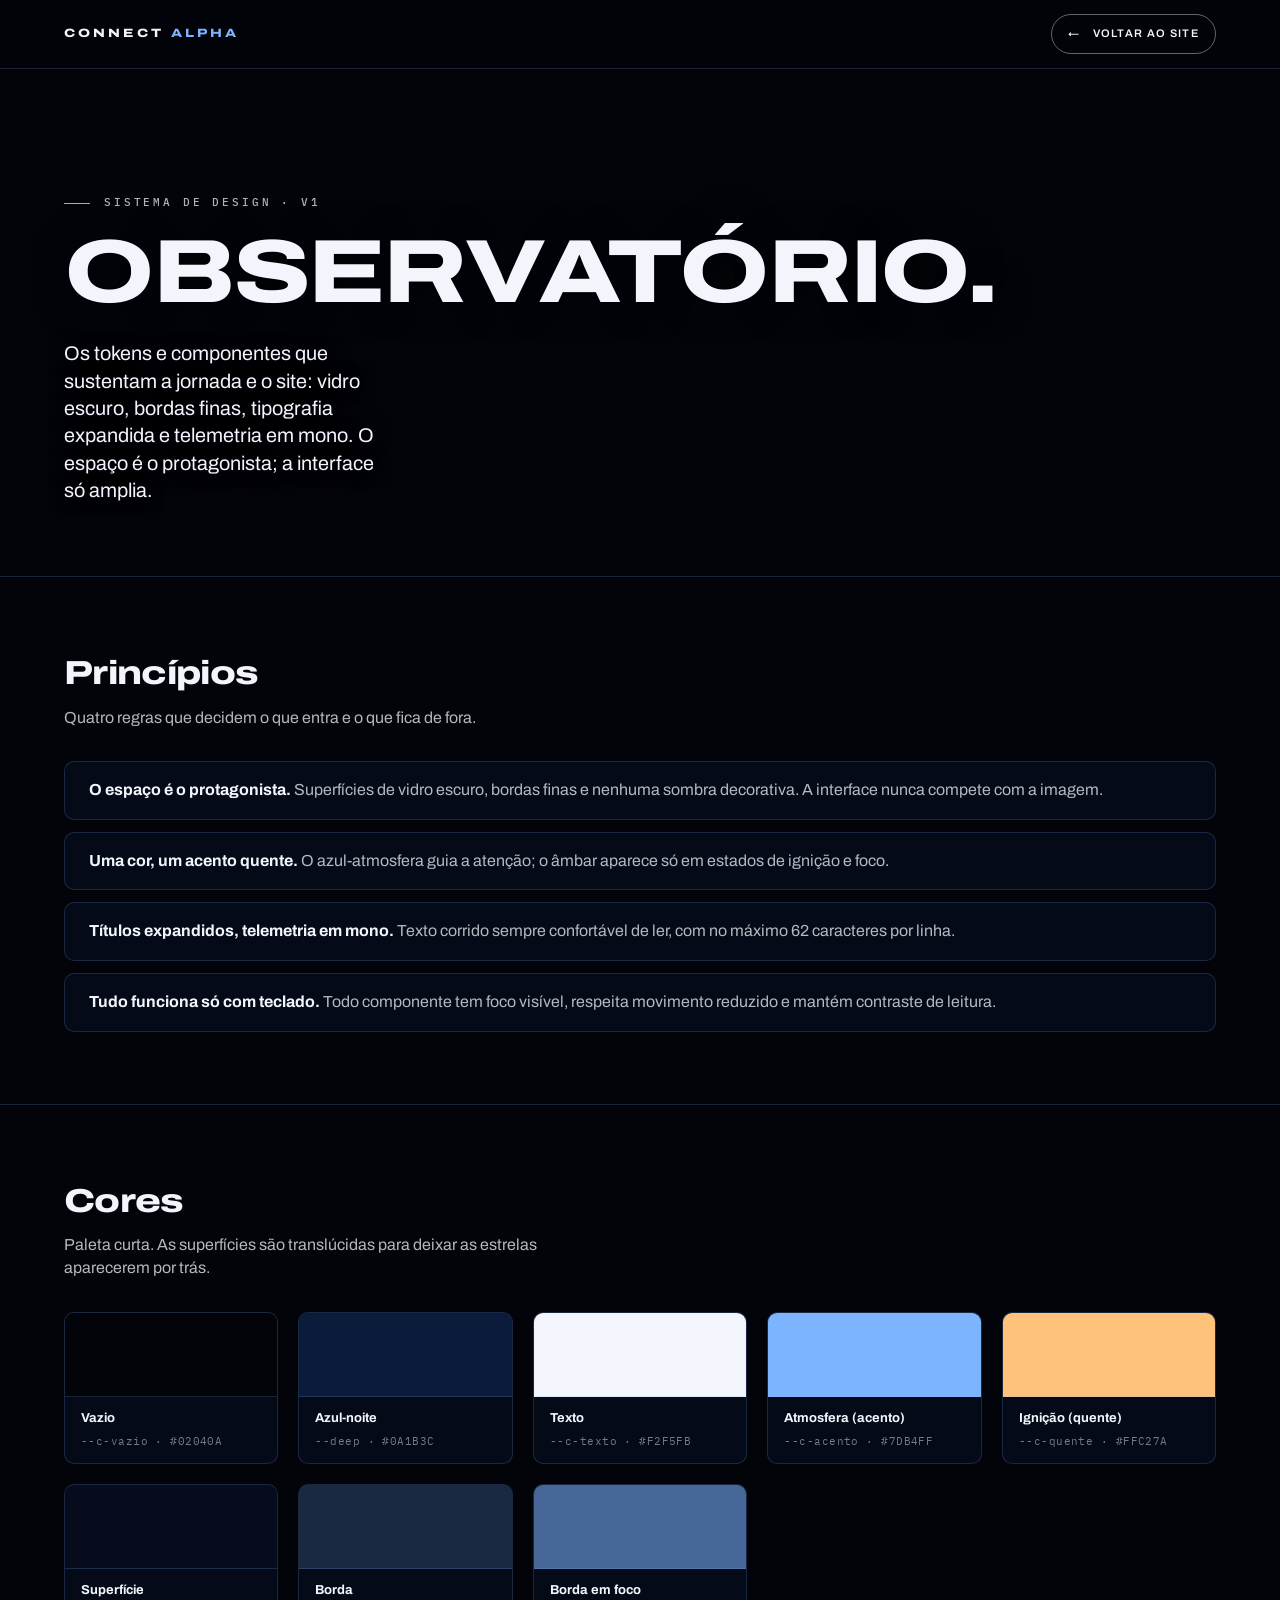
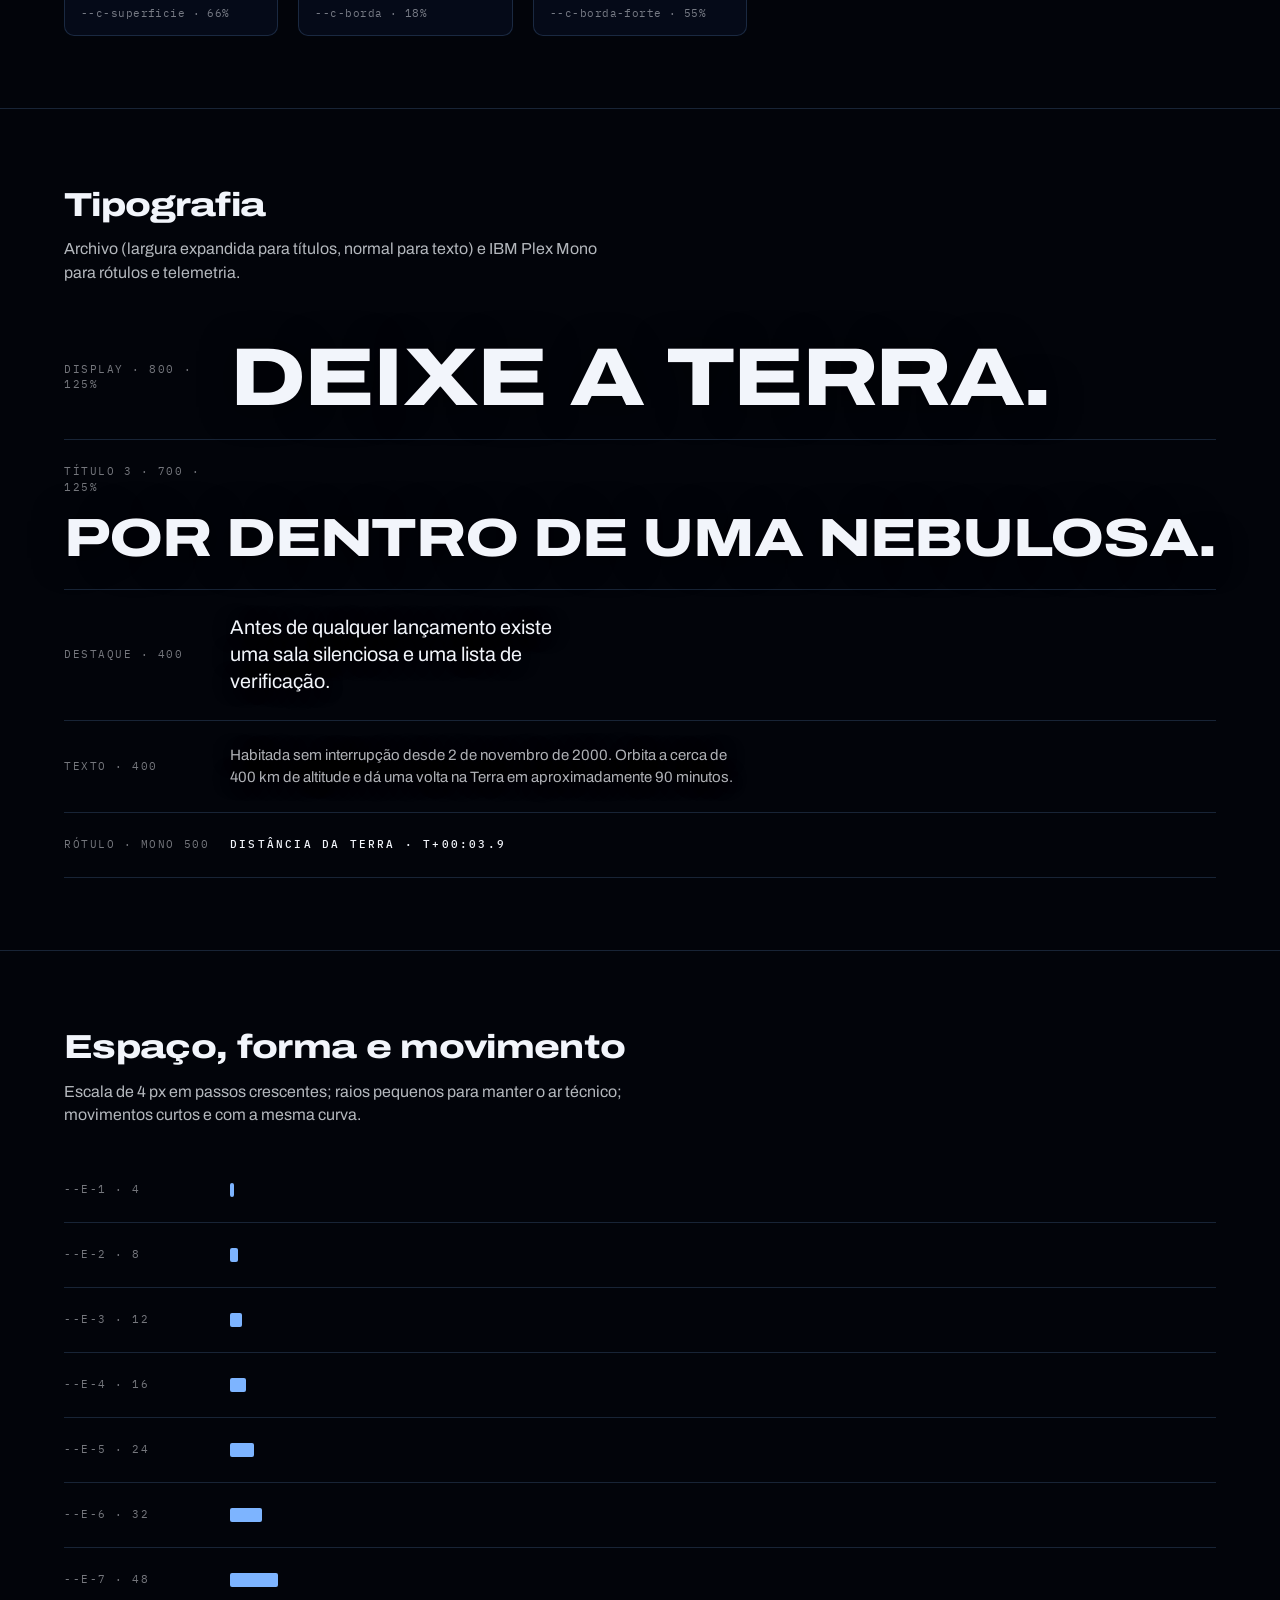
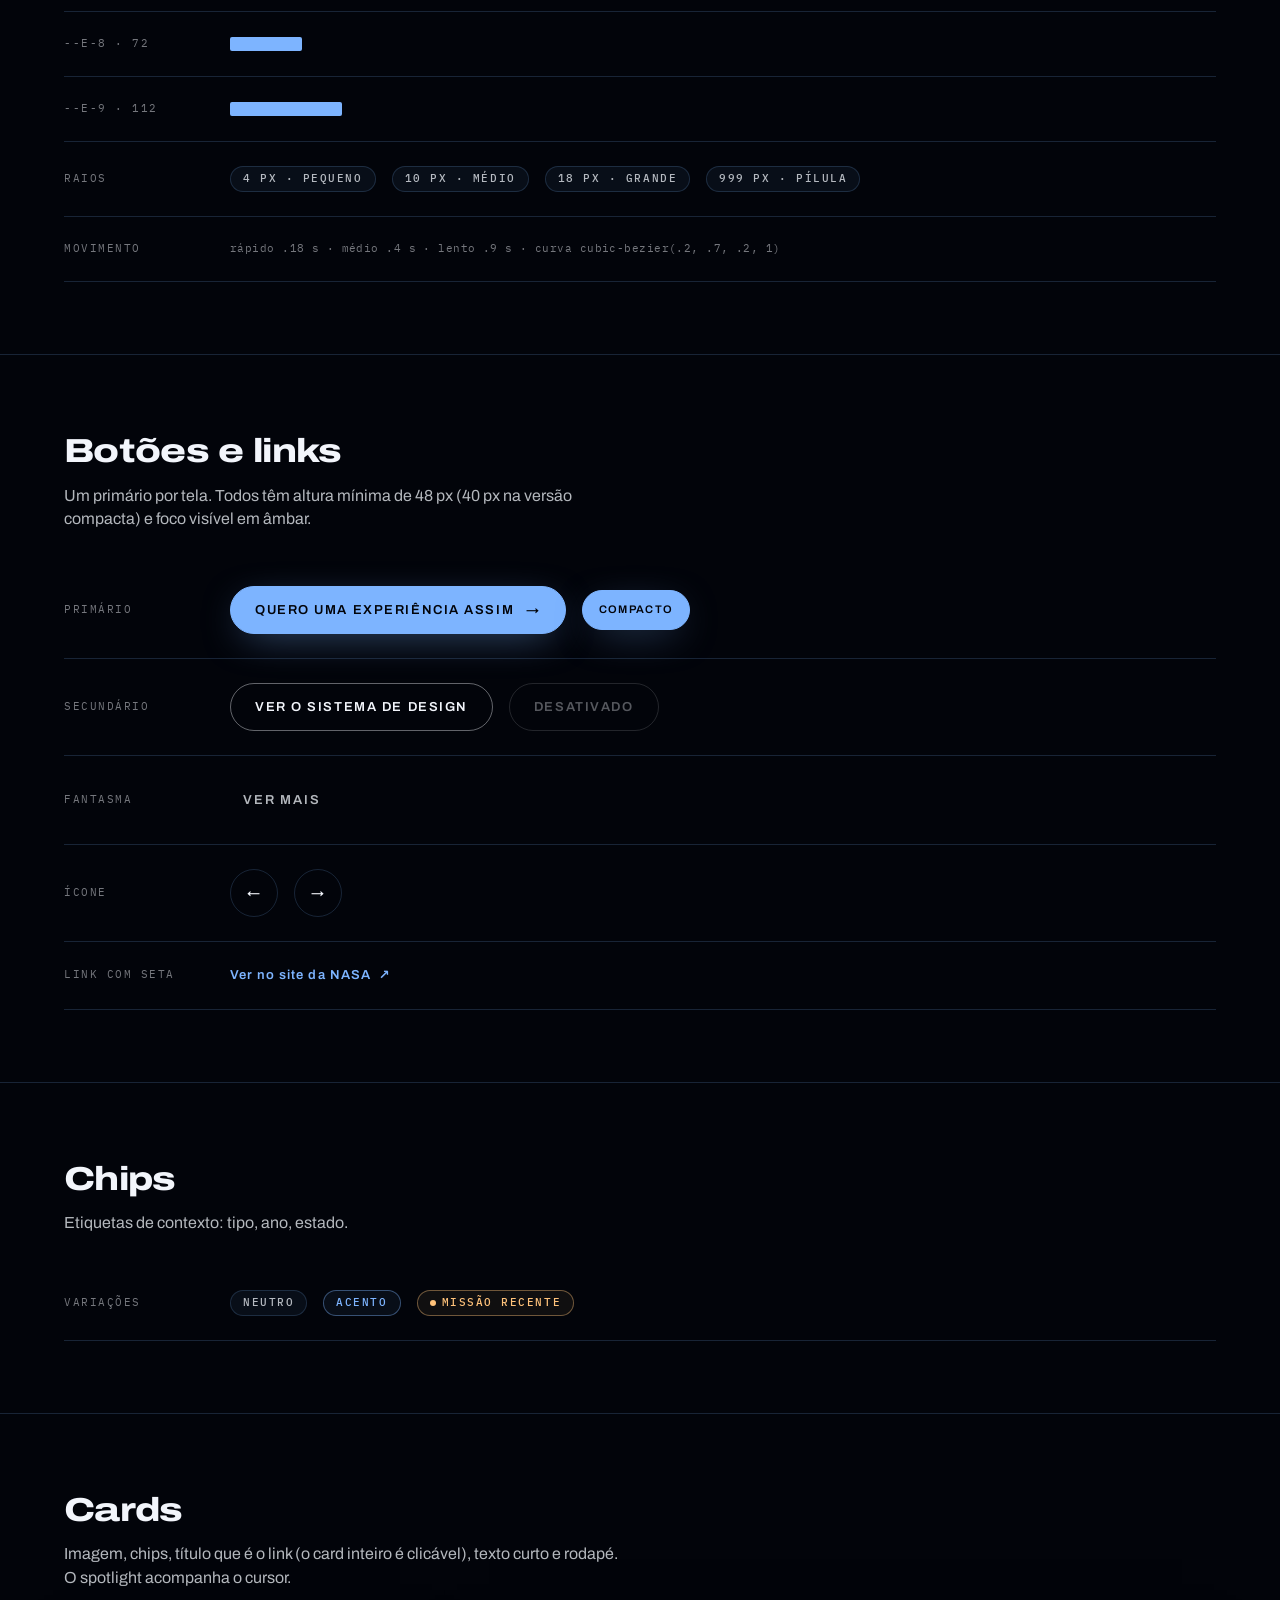
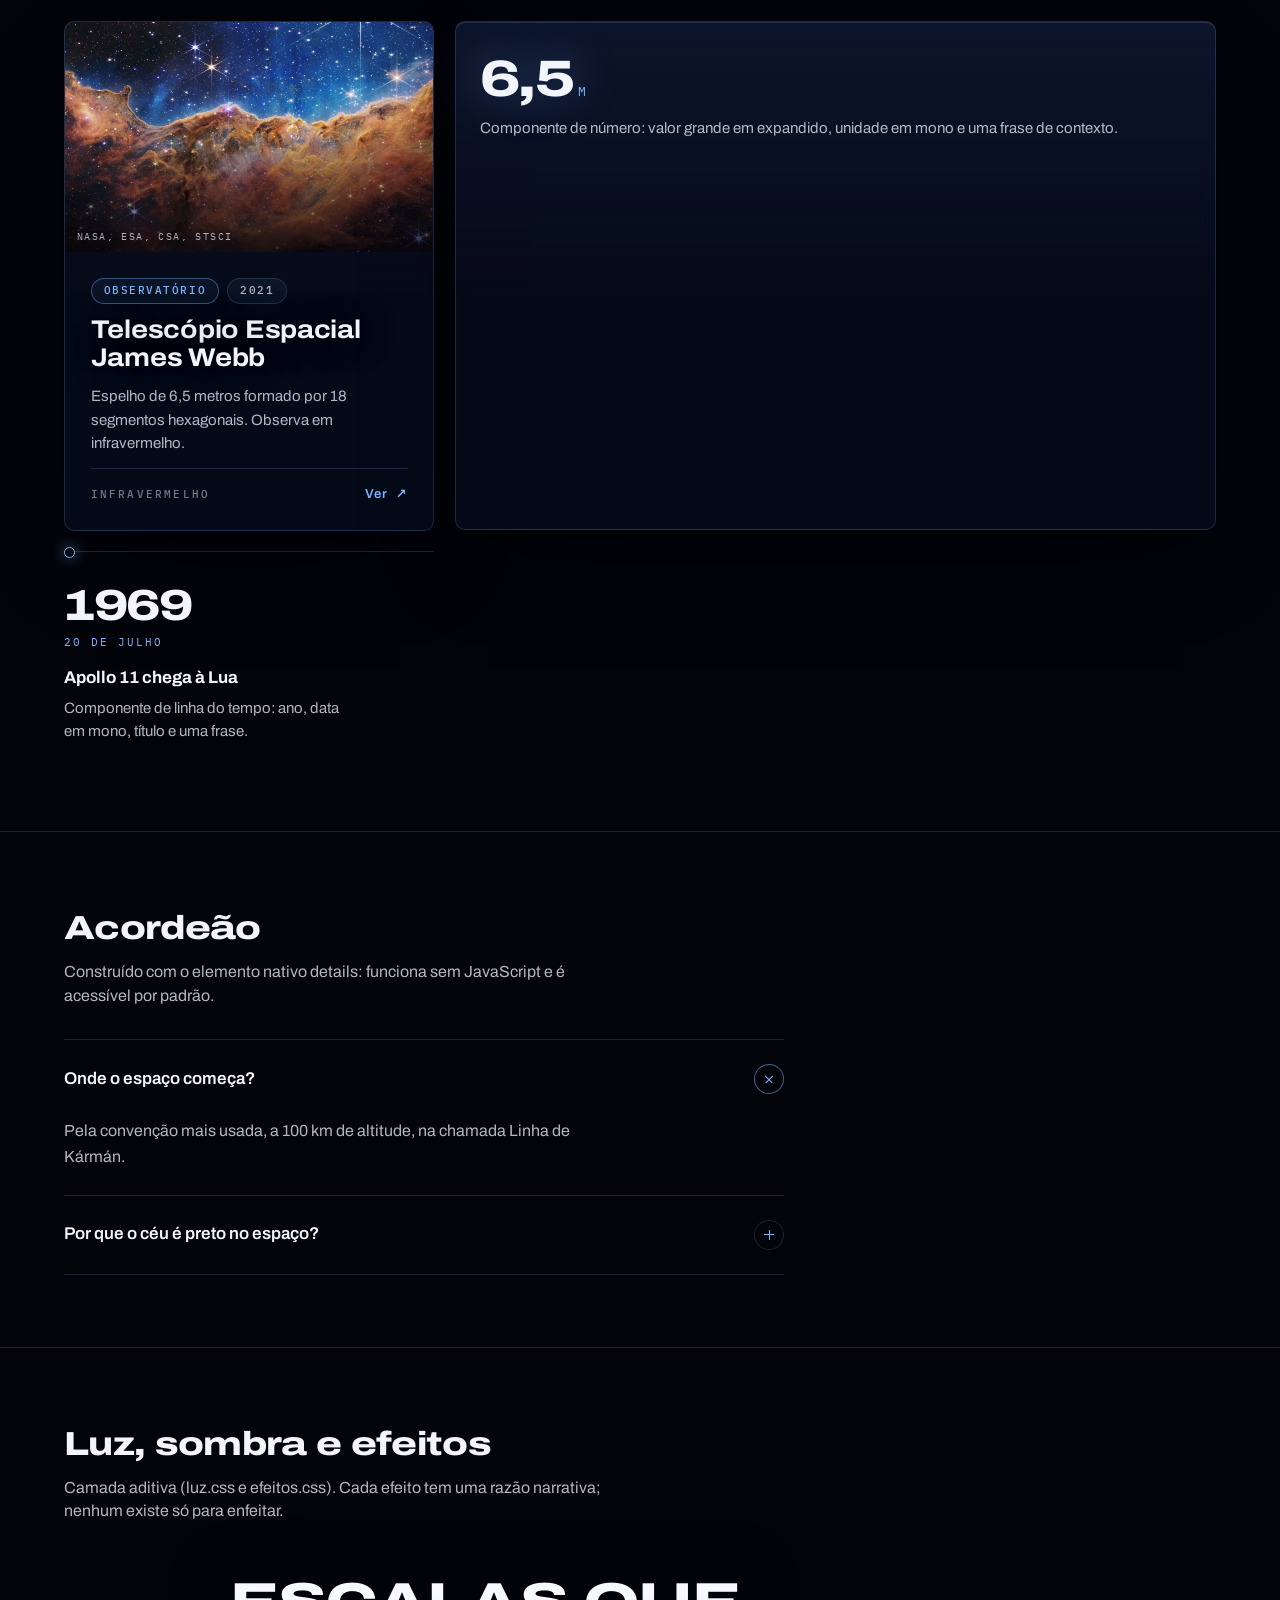
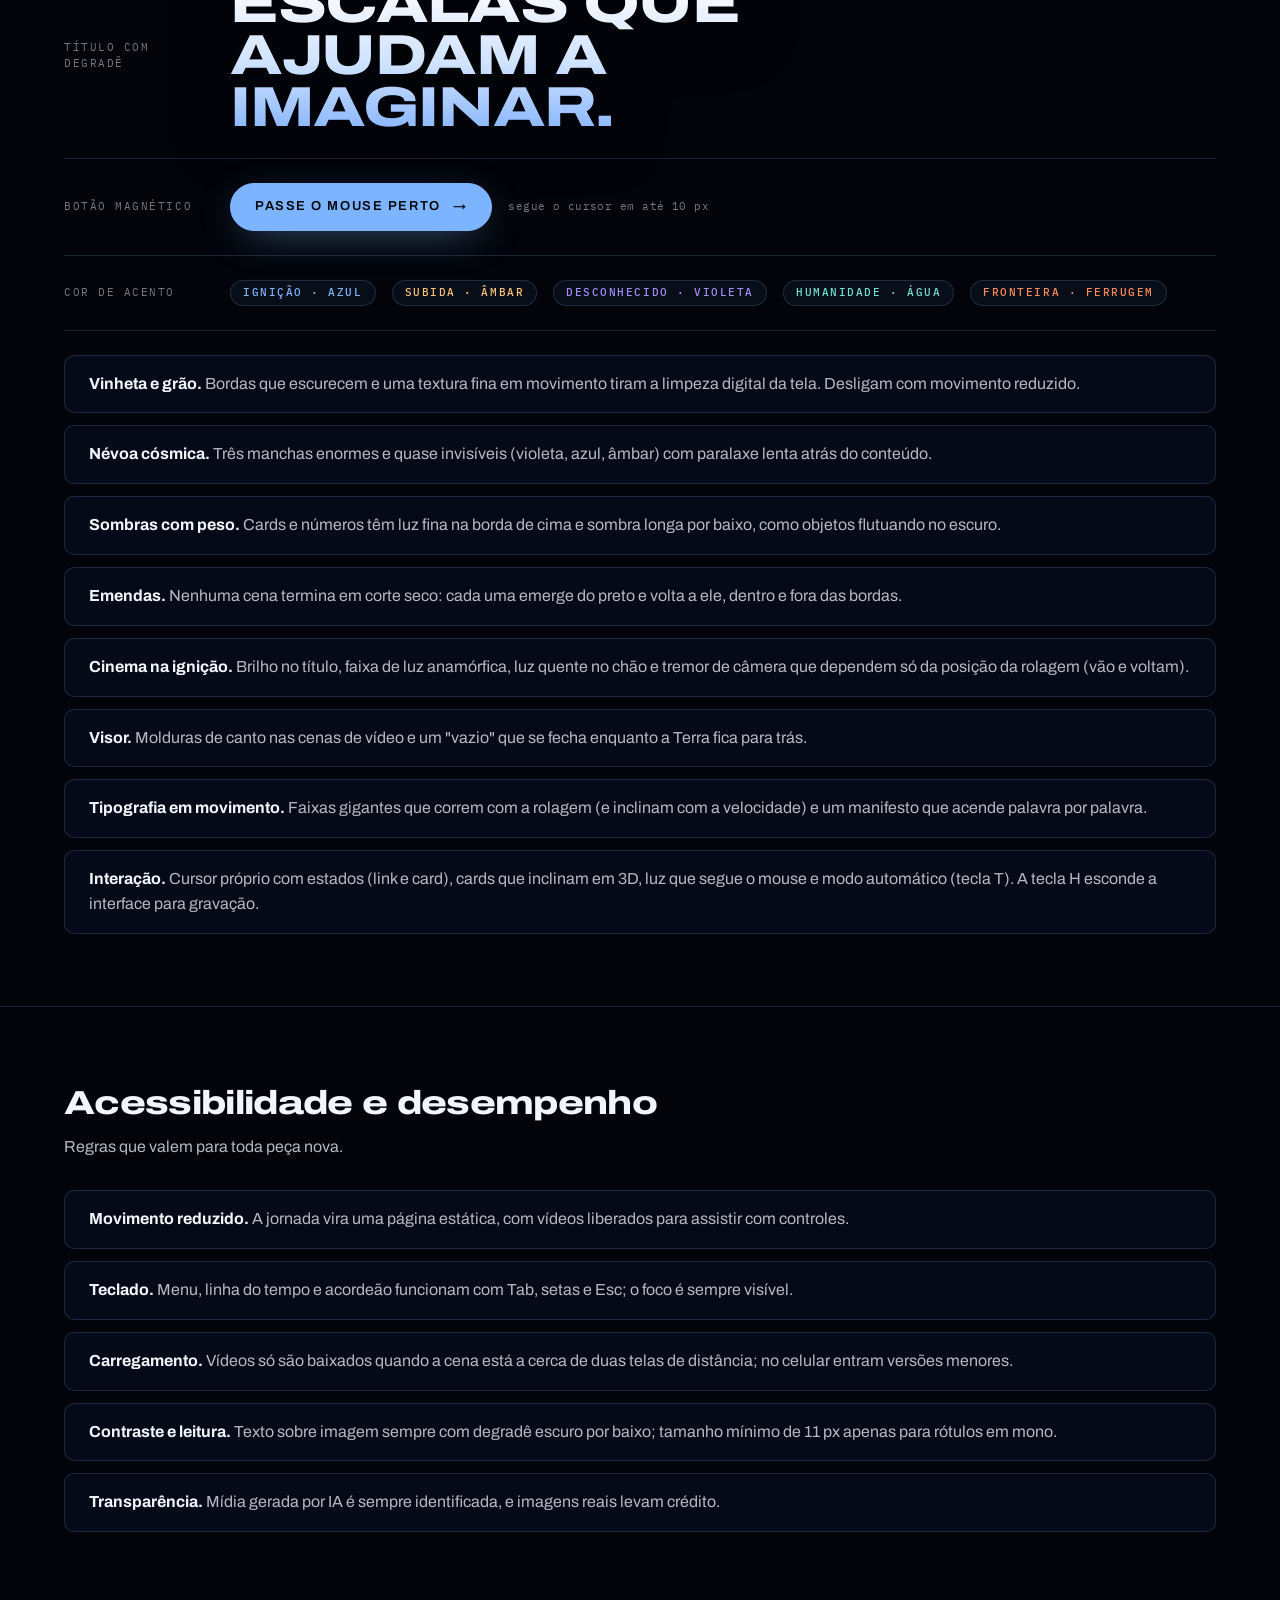
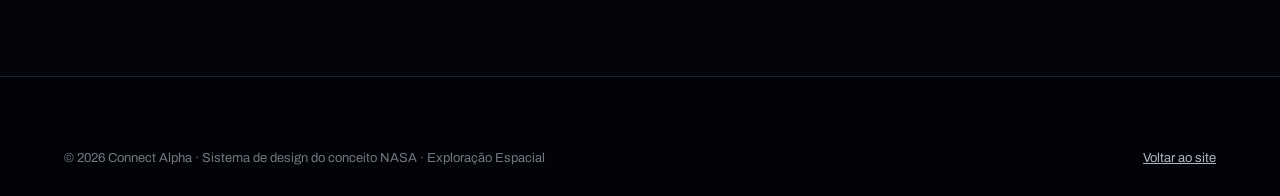
<file: design-system.html>
<!doctype html>
<html lang="pt-BR">
<head>
<meta charset="utf-8">
<meta name="viewport" content="width=device-width, initial-scale=1, viewport-fit=cover">
<meta name="color-scheme" content="dark">
<meta name="theme-color" content="#02040a">
<title>Sistema de design · Observatório · Connect Alpha</title>
<meta name="description" content="Tokens e componentes do conceito NASA · Exploração Espacial, da Connect Alpha: cores, tipografia, espaço, botões, cards, números, linha do tempo e perguntas.">
<link rel="icon" type="image/svg+xml" href="assets/favicon.svg">
<link rel="preconnect" href="https://fonts.googleapis.com">
<link rel="preconnect" href="https://fonts.gstatic.com" crossorigin>
<link rel="stylesheet" href="https://fonts.googleapis.com/css2?family=Archivo:wdth,wght@62..125,300..900&family=IBM+Plex+Mono:wght@400;500&display=swap">
<link rel="stylesheet" href="css/style.css">
<link rel="stylesheet" href="css/capitulos.css">
<link rel="stylesheet" href="css/sistema.css">
<link rel="stylesheet" href="css/luz.css">
<link rel="stylesheet" href="css/efeitos.css">
<style>
  body{background:var(--void)}
  .ds-topo{position:sticky;top:0;z-index:20;display:flex;align-items:center;justify-content:space-between;gap:16px;padding:14px var(--margem);
    background:rgba(2,4,10,.82);-webkit-backdrop-filter:blur(14px);backdrop-filter:blur(14px);border-bottom:1px solid var(--c-borda)}
  .ds-topo a{text-decoration:none}
  .ds-hero{padding:clamp(72px,14vh,160px) 0 clamp(40px,8vh,96px)}
  .ds-hero .h2{font-size:clamp(2.4rem,7vw,7rem);max-width:12ch}
  .ds-sec{padding-block:clamp(40px,8vh,88px);border-top:1px solid var(--c-borda)}
  .ds-sec > .container > h2{margin:0 0 var(--e-2);font-weight:800;font-stretch:125%;font-size:var(--t-h3);letter-spacing:-.02em}
  .ds-sec > .container > p.ds-intro{margin:0 0 var(--e-6);max-width:62ch;color:var(--c-texto-2)}
  .ds-grade{display:grid;gap:clamp(12px,1.6vw,24px);grid-template-columns:repeat(auto-fill,minmax(min(100%,210px),1fr))}
  .ds-cor{border:1px solid var(--c-borda);border-radius:var(--r-md);overflow:hidden;background:var(--c-superficie)}
  .ds-cor i{display:block;height:84px;border-bottom:1px solid var(--c-borda)}
  .ds-cor div{padding:var(--e-3) var(--e-4)}
  .ds-cor b{display:block;font-size:var(--t-pequeno)}
  .ds-cor code,.ds-code{font-family:var(--mono);font-size:var(--t-micro);color:var(--c-texto-3);letter-spacing:.04em}
  .ds-linha{display:flex;flex-wrap:wrap;align-items:center;gap:var(--e-4);padding:var(--e-5) 0;border-bottom:1px solid var(--c-borda)}
  .ds-rotulo{flex:0 0 150px;font-family:var(--mono);font-size:var(--t-micro);letter-spacing:.14em;text-transform:uppercase;color:var(--c-texto-3)}
  .ds-esp{display:block;height:14px;background:var(--c-acento);border-radius:2px}
  .ds-tipo{margin:0}
  .ds-demo-card{max-width:420px}
  .ds-reg{display:grid;gap:var(--e-3);margin:0;padding:0;list-style:none}
  .ds-reg li{padding:var(--e-4) var(--e-5);border:1px solid var(--c-borda);border-radius:var(--r-md);background:var(--c-superficie);color:var(--c-texto-2);line-height:1.55}
  .ds-reg b{color:var(--c-texto)}
</style>
</head>
<body>
<a class="pular" href="#conteudo">Pular para o conteúdo</a>
<header class="ds-topo">
  <a class="topo-marca" href="index.html" style="color:var(--c-texto)">Connect <span style="color:var(--c-acento)">Alpha</span></a>
  <a class="btn btn--secundario btn--sm" href="index.html"><span aria-hidden="true">←</span> Voltar ao site</a>
</header>

<main id="conteudo">
  <section class="ds-hero">
    <div class="container">
      <p class="kicker">Sistema de design · v1</p>
      <h1 class="h2 exp">Observatório.</h1>
      <p class="lead">Os tokens e componentes que sustentam a jornada e o site: vidro escuro, bordas finas, tipografia expandida e telemetria em mono. O espaço é o protagonista; a interface só amplia.</p>
    </div>
  </section>

  <section class="ds-sec" aria-labelledby="ds-principios">
    <div class="container">
      <h2 id="ds-principios">Princípios</h2>
      <p class="ds-intro">Quatro regras que decidem o que entra e o que fica de fora.</p>
      <ol class="ds-reg">
        <li><b>O espaço é o protagonista.</b> Superfícies de vidro escuro, bordas finas e nenhuma sombra decorativa. A interface nunca compete com a imagem.</li>
        <li><b>Uma cor, um acento quente.</b> O azul-atmosfera guia a atenção; o âmbar aparece só em estados de ignição e foco.</li>
        <li><b>Títulos expandidos, telemetria em mono.</b> Texto corrido sempre confortável de ler, com no máximo 62 caracteres por linha.</li>
        <li><b>Tudo funciona só com teclado.</b> Todo componente tem foco visível, respeita movimento reduzido e mantém contraste de leitura.</li>
      </ol>
    </div>
  </section>

  <section class="ds-sec" aria-labelledby="ds-cores">
    <div class="container">
      <h2 id="ds-cores">Cores</h2>
      <p class="ds-intro">Paleta curta. As superfícies são translúcidas para deixar as estrelas aparecerem por trás.</p>
      <div class="ds-grade">
        <div class="ds-cor"><i style="background:#02040a"></i><div><b>Vazio</b><code>--c-vazio · #02040A</code></div></div>
        <div class="ds-cor"><i style="background:#0a1b3c"></i><div><b>Azul-noite</b><code>--deep · #0A1B3C</code></div></div>
        <div class="ds-cor"><i style="background:#f2f5fb"></i><div><b>Texto</b><code>--c-texto · #F2F5FB</code></div></div>
        <div class="ds-cor"><i style="background:#7db4ff"></i><div><b>Atmosfera (acento)</b><code>--c-acento · #7DB4FF</code></div></div>
        <div class="ds-cor"><i style="background:#ffc27a"></i><div><b>Ignição (quente)</b><code>--c-quente · #FFC27A</code></div></div>
        <div class="ds-cor"><i style="background:rgba(8,15,32,.66)"></i><div><b>Superfície</b><code>--c-superficie · 66%</code></div></div>
        <div class="ds-cor"><i style="background:rgba(125,180,255,.18)"></i><div><b>Borda</b><code>--c-borda · 18%</code></div></div>
        <div class="ds-cor"><i style="background:rgba(125,180,255,.55)"></i><div><b>Borda em foco</b><code>--c-borda-forte · 55%</code></div></div>
      </div>
    </div>
  </section>

  <section class="ds-sec" aria-labelledby="ds-tipo">
    <div class="container">
      <h2 id="ds-tipo">Tipografia</h2>
      <p class="ds-intro">Archivo (largura expandida para títulos, normal para texto) e IBM Plex Mono para rótulos e telemetria.</p>
      <div class="ds-linha"><span class="ds-rotulo">Display · 800 · 125%</span><p class="ds-tipo h2 exp">Deixe a Terra.</p></div>
      <div class="ds-linha"><span class="ds-rotulo">Título 3 · 700 · 125%</span><p class="ds-tipo h3 exp">Por dentro de uma nebulosa.</p></div>
      <div class="ds-linha"><span class="ds-rotulo">Destaque · 400</span><p class="ds-tipo lead">Antes de qualquer lançamento existe uma sala silenciosa e uma lista de verificação.</p></div>
      <div class="ds-linha"><span class="ds-rotulo">Texto · 400</span><p class="ds-tipo peq" style="max-width:56ch">Habitada sem interrupção desde 2 de novembro de 2000. Orbita a cerca de 400 km de altitude e dá uma volta na Terra em aproximadamente 90 minutos.</p></div>
      <div class="ds-linha"><span class="ds-rotulo">Rótulo · mono 500</span><p class="ds-tipo mono-t">Distância da Terra · T+00:03.9</p></div>
    </div>
  </section>

  <section class="ds-sec" aria-labelledby="ds-esp">
    <div class="container">
      <h2 id="ds-esp">Espaço, forma e movimento</h2>
      <p class="ds-intro">Escala de 4 px em passos crescentes; raios pequenos para manter o ar técnico; movimentos curtos e com a mesma curva.</p>
      <div class="ds-linha"><span class="ds-rotulo">--e-1 · 4</span><i class="ds-esp" style="width:4px"></i></div>
      <div class="ds-linha"><span class="ds-rotulo">--e-2 · 8</span><i class="ds-esp" style="width:8px"></i></div>
      <div class="ds-linha"><span class="ds-rotulo">--e-3 · 12</span><i class="ds-esp" style="width:12px"></i></div>
      <div class="ds-linha"><span class="ds-rotulo">--e-4 · 16</span><i class="ds-esp" style="width:16px"></i></div>
      <div class="ds-linha"><span class="ds-rotulo">--e-5 · 24</span><i class="ds-esp" style="width:24px"></i></div>
      <div class="ds-linha"><span class="ds-rotulo">--e-6 · 32</span><i class="ds-esp" style="width:32px"></i></div>
      <div class="ds-linha"><span class="ds-rotulo">--e-7 · 48</span><i class="ds-esp" style="width:48px"></i></div>
      <div class="ds-linha"><span class="ds-rotulo">--e-8 · 72</span><i class="ds-esp" style="width:72px"></i></div>
      <div class="ds-linha"><span class="ds-rotulo">--e-9 · 112</span><i class="ds-esp" style="width:112px"></i></div>
      <div class="ds-linha"><span class="ds-rotulo">Raios</span><span class="chip">4 px · pequeno</span><span class="chip">10 px · médio</span><span class="chip">18 px · grande</span><span class="chip">999 px · pílula</span></div>
      <div class="ds-linha"><span class="ds-rotulo">Movimento</span><span class="ds-code">rápido .18 s · médio .4 s · lento .9 s · curva cubic-bezier(.2, .7, .2, 1)</span></div>
    </div>
  </section>

  <section class="ds-sec" aria-labelledby="ds-btn">
    <div class="container">
      <h2 id="ds-btn">Botões e links</h2>
      <p class="ds-intro">Um primário por tela. Todos têm altura mínima de 48 px (40 px na versão compacta) e foco visível em âmbar.</p>
      <div class="ds-linha"><span class="ds-rotulo">Primário</span><a class="btn btn--primario" href="#conteudo">Quero uma experiência assim <span class="seta" aria-hidden="true">→</span></a><a class="btn btn--primario btn--sm" href="#conteudo">Compacto</a></div>
      <div class="ds-linha"><span class="ds-rotulo">Secundário</span><a class="btn btn--secundario" href="#conteudo">Ver o sistema de design</a><button class="btn btn--secundario" type="button" disabled>Desativado</button></div>
      <div class="ds-linha"><span class="ds-rotulo">Fantasma</span><a class="btn btn--fantasma" href="#conteudo">Ver mais</a></div>
      <div class="ds-linha"><span class="ds-rotulo">Ícone</span><button class="btn btn--icone" type="button" aria-label="Anterior"><span aria-hidden="true">←</span></button><button class="btn btn--icone" type="button" aria-label="Próximo"><span aria-hidden="true">→</span></button></div>
      <div class="ds-linha"><span class="ds-rotulo">Link com seta</span><a class="link-seta" href="https://www.nasa.gov/" target="_blank" rel="noopener">Ver no site da NASA <span class="seta" aria-hidden="true">↗</span></a></div>
    </div>
  </section>

  <section class="ds-sec" aria-labelledby="ds-chips">
    <div class="container">
      <h2 id="ds-chips">Chips</h2>
      <p class="ds-intro">Etiquetas de contexto: tipo, ano, estado.</p>
      <div class="ds-linha"><span class="ds-rotulo">Variações</span><span class="chip">Neutro</span><span class="chip chip--acento">Acento</span><span class="chip chip--quente chip--ponto">Missão recente</span></div>
    </div>
  </section>

  <section class="ds-sec" aria-labelledby="ds-cards">
    <div class="container">
      <h2 id="ds-cards">Cards</h2>
      <p class="ds-intro">Imagem, chips, título que é o link (o card inteiro é clicável), texto curto e rodapé. O spotlight acompanha o cursor.</p>
      <div class="ds-grade" style="grid-template-columns:repeat(auto-fill,minmax(min(100%,320px),1fr))">
        <article class="card card--missao">
          <div class="card-media">
            <img src="assets/img/missoes/webb.jpg" width="1400" height="810" loading="lazy" decoding="async" alt="Penhascos cósmicos da Nebulosa de Carina em laranja e azul">
            <span class="card-credito">NASA, ESA, CSA, STScI</span>
          </div>
          <div class="card-corpo">
            <div class="card-chips"><span class="chip chip--acento">Observatório</span><span class="chip">2021</span></div>
            <h3 class="card-titulo"><a href="https://science.nasa.gov/mission/webb/" target="_blank" rel="noopener">Telescópio Espacial James Webb</a></h3>
            <p class="card-texto">Espelho de 6,5 metros formado por 18 segmentos hexagonais. Observa em infravermelho.</p>
            <div class="card-rodape"><span class="rotulo">Infravermelho</span><span class="link-seta">Ver <span class="seta" aria-hidden="true">↗</span></span></div>
          </div>
        </article>
        <div class="stat">
          <p class="stat-num"><b>6,5</b><span>m</span></p>
          <p class="stat-txt">Componente de número: valor grande em expandido, unidade em mono e uma frase de contexto.</p>
        </div>
        <div class="marco" style="border-top:1px solid var(--c-borda)">
          <span class="marco-ano">1969</span><span class="marco-data">20 de julho</span>
          <h3>Apollo 11 chega à Lua</h3><p>Componente de linha do tempo: ano, data em mono, título e uma frase.</p>
        </div>
      </div>
    </div>
  </section>

  <section class="ds-sec" aria-labelledby="ds-faq">
    <div class="container">
      <h2 id="ds-faq">Acordeão</h2>
      <p class="ds-intro">Construído com o elemento nativo details: funciona sem JavaScript e é acessível por padrão.</p>
      <div class="acordeao" style="max-width:720px">
        <details class="acordeao-item" open>
          <summary>Onde o espaço começa?</summary>
          <div class="acordeao-corpo"><p>Pela convenção mais usada, a 100 km de altitude, na chamada Linha de Kármán.</p></div>
        </details>
        <details class="acordeao-item">
          <summary>Por que o céu é preto no espaço?</summary>
          <div class="acordeao-corpo"><p>No espaço não há ar suficiente para espalhar a luz do Sol.</p></div>
        </details>
      </div>
    </div>
  </section>

  <section class="ds-sec" aria-labelledby="ds-fx">
    <div class="container">
      <h2 id="ds-fx">Luz, sombra e efeitos</h2>
      <p class="ds-intro">Camada aditiva (luz.css e efeitos.css). Cada efeito tem uma razão narrativa; nenhum existe só para enfeitar.</p>
      <div class="ds-linha"><span class="ds-rotulo">Título com degradê</span><div class="secao-cab" style="margin:0"><h2 class="h2 exp">Escalas que ajudam a imaginar.</h2></div></div>
      <div class="ds-linha"><span class="ds-rotulo">Botão magnético</span><a class="btn btn--primario" href="#conteudo">Passe o mouse perto <span class="seta" aria-hidden="true">→</span></a><span class="ds-code">segue o cursor em até 10 px</span></div>
      <div class="ds-linha"><span class="ds-rotulo">Cor de acento</span><span class="chip" style="color:#7db4ff">Ignição · azul</span><span class="chip" style="color:#ffc27a">Subida · âmbar</span><span class="chip" style="color:#a78bfa">Desconhecido · violeta</span><span class="chip" style="color:#6fe0d0">Humanidade · água</span><span class="chip" style="color:#ff8a5c">Fronteira · ferrugem</span></div>
      <ol class="ds-reg" style="margin-top:var(--e-5)">
        <li><b>Vinheta e grão.</b> Bordas que escurecem e uma textura fina em movimento tiram a limpeza digital da tela. Desligam com movimento reduzido.</li>
        <li><b>Névoa cósmica.</b> Três manchas enormes e quase invisíveis (violeta, azul, âmbar) com paralaxe lenta atrás do conteúdo.</li>
        <li><b>Sombras com peso.</b> Cards e números têm luz fina na borda de cima e sombra longa por baixo, como objetos flutuando no escuro.</li>
        <li><b>Emendas.</b> Nenhuma cena termina em corte seco: cada uma emerge do preto e volta a ele, dentro e fora das bordas.</li>
        <li><b>Cinema na ignição.</b> Brilho no título, faixa de luz anamórfica, luz quente no chão e tremor de câmera que dependem só da posição da rolagem (vão e voltam).</li>
        <li><b>Visor.</b> Molduras de canto nas cenas de vídeo e um "vazio" que se fecha enquanto a Terra fica para trás.</li>
        <li><b>Tipografia em movimento.</b> Faixas gigantes que correm com a rolagem (e inclinam com a velocidade) e um manifesto que acende palavra por palavra.</li>
        <li><b>Interação.</b> Cursor próprio com estados (link e card), cards que inclinam em 3D, luz que segue o mouse e modo automático (tecla T). A tecla H esconde a interface para gravação.</li>
      </ol>
    </div>
  </section>

  <section class="ds-sec" aria-labelledby="ds-a11y">
    <div class="container">
      <h2 id="ds-a11y">Acessibilidade e desempenho</h2>
      <p class="ds-intro">Regras que valem para toda peça nova.</p>
      <ol class="ds-reg">
        <li><b>Movimento reduzido.</b> A jornada vira uma página estática, com vídeos liberados para assistir com controles.</li>
        <li><b>Teclado.</b> Menu, linha do tempo e acordeão funcionam com Tab, setas e Esc; o foco é sempre visível.</li>
        <li><b>Carregamento.</b> Vídeos só são baixados quando a cena está a cerca de duas telas de distância; no celular entram versões menores.</li>
        <li><b>Contraste e leitura.</b> Texto sobre imagem sempre com degradê escuro por baixo; tamanho mínimo de 11 px apenas para rótulos em mono.</li>
        <li><b>Transparência.</b> Mídia gerada por IA é sempre identificada, e imagens reais levam crédito.</li>
      </ol>
    </div>
  </section>
</main>

<footer class="rodape">
  <div class="container">
    <div class="rodape-base" style="border-top:0;margin-top:0;padding-top:0">
      <span>© 2026 Connect Alpha · Sistema de design do conceito NASA · Exploração Espacial</span>
      <a href="index.html" style="color:var(--c-texto-2)">Voltar ao site</a>
    </div>
  </div>
</footer>
<script src="js/efeitos.js"></script>
</body>
</html>
</file>
<file: css/style.css>
/* NASA Space Exploration · conceito Connect Alpha
   Base, sistema visual e o capítulo 01 (vídeo controlado pela rolagem). Capítulos 02 a 05 em capitulos.css. */
:root{
  --void:#02040a;
  --deep:#0a1b3c;
  --branco:#f2f5fb;
  --suave:rgba(242,245,251,.72);
  --tenue:rgba(242,245,251,.42);
  --linha:rgba(242,245,251,.14);
  --azul:#7db4ff;
  --ambar:#ffc27a;
  --fonte:"Archivo","Segoe UI",system-ui,-apple-system,Arial,sans-serif;
  --mono:"IBM Plex Mono",ui-monospace,SFMono-Regular,Menlo,Consolas,monospace;
  --margem:clamp(20px,5vw,80px);
  --ease:cubic-bezier(.2,.7,.2,1);
}
*{box-sizing:border-box}
html{background:var(--void);color-scheme:dark;-webkit-text-size-adjust:100%}
body{margin:0;background:var(--void);color:var(--branco);font-family:var(--fonte);line-height:1.45;overflow-x:hidden}
img{max-width:100%}
figure{margin:0}
a{color:inherit}

/* campo de estrelas fixo atrás de tudo; as seções são "position:relative" (sem z-index) para as placas
   poderem se misturar com ele */
#estrelas{position:fixed;inset:0;width:100%;height:100%;z-index:0;pointer-events:none;display:block}
main,footer,section{position:relative}

/* ---------- peças do sistema ---------- */
.exp{font-stretch:125%}
.kicker{margin:0 0 clamp(14px,2.2vh,26px);font-family:var(--mono);font-size:clamp(.6875rem,.85vw,.8125rem);font-weight:500;letter-spacing:.26em;text-transform:uppercase;color:var(--suave)}
.kicker::before{content:"";display:inline-block;width:26px;height:1px;background:var(--azul);vertical-align:middle;margin-right:14px}
.h2{margin:0;font-weight:800;text-transform:uppercase;letter-spacing:-.025em;line-height:.92;font-size:clamp(2.2rem,6.4vw,6.6rem)}
.ln{display:block;overflow:hidden;padding-bottom:.06em}
.ln>span{display:block}
.lead{margin:clamp(18px,3vh,36px) 0 0;max-width:30ch;font-size:clamp(1.0625rem,1.55vw,1.5rem);line-height:1.38;font-weight:400;color:var(--branco)}
.peq{margin:14px 0 0;max-width:38ch;font-size:clamp(.9375rem,1.05vw,1.0625rem);color:var(--suave)}
.mono-t{font-family:var(--mono);font-size:.6875rem;font-weight:500;letter-spacing:.2em;text-transform:uppercase;color:var(--branco)}

.pular{position:fixed;left:16px;top:-80px;z-index:60;padding:12px 18px;background:var(--branco);color:#02040a;font-weight:500;text-decoration:none;border-radius:2px}
.pular:focus{top:16px;outline:2px solid var(--azul);outline-offset:3px}

/* navegação: aparece depois da abertura */
.topo{position:fixed;inset:0 0 auto 0;z-index:40;height:60px;display:flex;align-items:center;justify-content:space-between;gap:16px;padding:0 var(--margem);
  background:linear-gradient(180deg,rgba(2,4,10,.82),rgba(2,4,10,0));
  transform:translateY(-100%);visibility:hidden;transition:transform .45s var(--ease),visibility 0s linear .45s}
.topo.on{transform:none;visibility:visible;transition:transform .45s var(--ease),visibility 0s}
.topo a{text-decoration:none}
.topo-marca{font-weight:800;font-size:.75rem;letter-spacing:.26em;text-transform:uppercase;white-space:nowrap;font-stretch:125%}
.topo-marca span{color:var(--azul)}
.caps{display:flex;align-items:center;gap:clamp(14px,2.2vw,34px)}
.caps a{display:flex;align-items:baseline;gap:8px;padding:8px 0;color:var(--tenue);border-bottom:1px solid transparent;transition:color .25s,border-color .25s}
.caps b{font-family:var(--mono);font-size:.6875rem;font-weight:500;letter-spacing:.12em}
.caps span{font-size:.6875rem;font-weight:500;letter-spacing:.2em;text-transform:uppercase;max-width:0;overflow:hidden;white-space:nowrap;opacity:0;transition:max-width .4s var(--ease),opacity .3s}
.caps a:hover,.caps a[aria-current=true]{color:var(--branco);border-bottom-color:var(--azul)}
.caps a[aria-current=true] span,.caps a:hover span,.caps a:focus-visible span{max-width:260px;opacity:1}
.topo a:focus-visible,.btn:focus-visible{outline:2px solid var(--azul);outline-offset:4px}

/* ---------- capítulo 01: o vídeo ocupa a tela e o progresso dele acompanha a rolagem ---------- */
.cena{height:520vh;height:520svh;background:var(--void)}
.palco{position:sticky;top:0;height:100vh;height:100svh;overflow:hidden;background:var(--void)}
.video{position:absolute;inset:0;width:100%;height:100%;object-fit:cover;object-position:50% 50%;background:var(--void);display:block}

/* escurece o céu do canto esquerdo (onde ficam os textos) e a base, sem tocar no foguete */
.vinheta{position:absolute;inset:0;pointer-events:none;
  background:
    linear-gradient(90deg,rgba(2,4,10,.82) 0%,rgba(2,4,10,.62) 22%,rgba(2,4,10,.28) 40%,rgba(2,4,10,0) 56%),
    radial-gradient(60% 55% at 12% 14%,rgba(2,4,10,.55),rgba(2,4,10,0) 70%),
    linear-gradient(0deg,rgba(2,4,10,.6) 0%,rgba(2,4,10,0) 24%)}

.intro{position:absolute;left:var(--margem);top:max(11svh,76px);width:min(46vw,760px);will-change:opacity,transform}
.titulo{margin:0;font-weight:800;text-transform:uppercase;line-height:.88;letter-spacing:-.03em;font-stretch:125%}
.titulo .nasa{font-size:clamp(3.4rem,10.4vw,10rem);letter-spacing:-.04em}
.titulo .sub{font-size:clamp(1.1rem,2.55vw,2.5rem);line-height:1.02;letter-spacing:-.005em;font-weight:600;color:var(--suave)}
.titulo .sub:first-of-type{margin-top:clamp(10px,1.6vh,20px)}
html.anima #kicker{opacity:0}
html.anima .titulo .ln>span{transform:translateY(108%)}

.beat{position:absolute;left:var(--margem);top:max(11svh,76px);margin:0;opacity:0;font-weight:800;font-stretch:125%;text-transform:uppercase;letter-spacing:-.02em;line-height:.98;font-size:clamp(1.6rem,3.7vw,3.8rem);will-change:opacity,transform}
.beat-n{display:block;margin-bottom:clamp(12px,2vh,22px);font-family:var(--mono);font-size:.75rem;font-weight:500;letter-spacing:.3em;color:var(--azul)}

/* relógio da missão: o tempo mostrado é o do próprio vídeo */
.relogio{position:absolute;left:var(--margem);bottom:max(26px,env(safe-area-inset-bottom));display:flex;flex-direction:column;gap:6px;font-family:var(--mono)}
.rel-t{font-size:clamp(1.25rem,2.3vw,2.2rem);font-weight:500;letter-spacing:.04em;font-variant-numeric:tabular-nums;color:var(--branco)}
.rel-s{font-size:.6875rem;letter-spacing:.26em;text-transform:uppercase;color:var(--suave)}
.relogio.zero .rel-t{color:var(--ambar)}

.indicador{position:absolute;left:50%;bottom:max(26px,env(safe-area-inset-bottom));transform:translateX(-50%);display:flex;flex-direction:column;align-items:center;gap:10px;font-family:var(--mono);font-size:.6875rem;letter-spacing:.3em;text-transform:uppercase;color:var(--suave);white-space:nowrap}
.indicador i{display:block;width:1px;height:34px;background:linear-gradient(var(--branco),transparent);transform-origin:top;animation:descer 1.8s ease-in-out infinite}
@keyframes descer{0%{transform:scaleY(0);opacity:0}30%{opacity:1}100%{transform:scaleY(1);opacity:0}}

/* a cor final do capítulo 01 é a cor inicial do céu do capítulo 02 */
.cobre{position:absolute;inset:0;background:var(--deep);opacity:0;pointer-events:none}
.trilho{position:absolute;right:0;top:0;bottom:0;width:2px;background:rgba(242,245,251,.08);z-index:3}
.trilho i{display:block;width:100%;height:100%;background:var(--azul);transform:scaleY(0);transform-origin:50% 0}

.carregando{position:absolute;inset:0;display:flex;flex-direction:column;align-items:center;justify-content:center;gap:16px;background:var(--void);z-index:5;font-family:var(--mono);font-size:.6875rem;letter-spacing:.32em;text-transform:uppercase;color:var(--suave);transition:opacity .6s ease,visibility .6s}
.carregando i{display:block;width:120px;height:1px;background:rgba(242,245,251,.16);position:relative;overflow:hidden}
.carregando i::after{content:"";position:absolute;inset:0;width:40%;background:var(--azul);animation:varre 1.2s ease-in-out infinite}
@keyframes varre{0%{transform:translateX(-100%)}100%{transform:translateX(260%)}}
.carregando.fim{opacity:0;visibility:hidden;pointer-events:none}
.carregando.aviso i{display:none}
.carregando.aviso{background:transparent;justify-content:flex-end;padding-bottom:max(26px,env(safe-area-inset-bottom));pointer-events:none}

.reproduzir{position:absolute;right:var(--margem);bottom:max(26px,env(safe-area-inset-bottom));z-index:4;min-height:44px;padding:0 22px;border-radius:999px;border:1px solid rgba(242,245,251,.4);background:rgba(2,4,10,.55);color:var(--branco);font:inherit;font-size:.8125rem;font-weight:500;letter-spacing:.12em;text-transform:uppercase;cursor:pointer}
.reproduzir:hover{border-color:var(--azul)}
.reproduzir:focus-visible{outline:2px solid var(--azul);outline-offset:3px}

/* modo simples: sem vídeo preso na rolagem (movimento reduzido ou falha de carregamento) */
.cena.simples{height:100vh;height:100svh}
.cena.simples .palco{position:relative}
.cena.simples .indicador,.cena.simples .relogio,.cena.simples .trilho,.cena.simples .cobre{display:none}
.cena.simples .beat{opacity:1;top:auto;bottom:max(86px,12svh)}
.cena.simples .intro{opacity:1}

/* ---------- retrato: títulos no alto, foguete livre no centro ---------- */
@media (max-aspect-ratio:1/1){
  .intro{top:calc(max(7svh,60px) + env(safe-area-inset-top));right:var(--margem);width:auto}
  .titulo .nasa{font-size:clamp(3.2rem,19vw,7rem)}
  .titulo .sub{font-size:clamp(1rem,5.2vw,2rem)}
  .beat{top:calc(max(7svh,60px) + env(safe-area-inset-top));right:var(--margem);font-size:clamp(1.5rem,7.2vw,3rem)}
  .vinheta{background:
    linear-gradient(180deg,rgba(2,4,10,.7) 0%,rgba(2,4,10,.3) 30%,rgba(2,4,10,0) 46%),
    linear-gradient(0deg,rgba(2,4,10,.62) 0%,rgba(2,4,10,0) 22%)}
  .caps span{display:none}
}
@media (max-width:640px){
  .caps{gap:14px}
  .topo-marca{font-size:.6875rem;letter-spacing:.2em}
}
@media (prefers-reduced-motion:reduce){
  .indicador i,.carregando i::after{animation:none}
}
</file>
<file: css/capitulos.css>
/* Capítulos 02 a 05, revelações e rodapé. A mecânica do vídeo (capítulo 01) está em style.css e js/cena.js. */

/* ---------- revelações (só existem se o JS carregou) ---------- */
html.js .rv{opacity:0;transform:translateY(26px);transition:opacity .9s var(--ease),transform .9s var(--ease)}
html.js .rv.on{opacity:1;transform:none}
html.js .rv-img .par{clip-path:inset(100% 0 0 0);transition:clip-path 1.2s var(--ease)}
html.js .rv-img.on .par{clip-path:inset(0 0 0 0)}
html.js .rv-img figcaption{opacity:0;transition:opacity .8s ease .5s}
html.js .rv-img.on figcaption{opacity:1}

/* ---------- cenas de vídeo na rolagem (02, 03b, 05) ---------- */
.cv{position:absolute;inset:0;width:100%;height:100%;object-fit:cover;object-position:50% 50%;display:block;background:var(--void)}
.cena-carga{position:absolute;left:50%;bottom:max(26px,env(safe-area-inset-bottom));transform:translateX(-50%);margin:0;z-index:3;font-family:var(--mono);font-size:.6875rem;letter-spacing:.3em;text-transform:uppercase;color:var(--suave);opacity:0;transition:opacity .4s ease;pointer-events:none;white-space:nowrap}
.cena-carga.on{opacity:1}
.h3{margin:0;font-weight:800;text-transform:uppercase;letter-spacing:-.02em;line-height:.98;font-size:clamp(1.7rem,4.2vw,4.4rem)}

/* ---------- 02 · Deixe a Terra ---------- */
.leave{height:500vh;height:500svh}
.leave-palco{position:sticky;top:0;height:100vh;height:100svh;overflow:hidden;background:var(--void)}
.leave-entra{position:absolute;left:0;right:0;top:0;height:46vh;height:46svh;pointer-events:none;z-index:1;background:linear-gradient(180deg,var(--deep) 0%,rgba(10,27,60,.82) 28%,rgba(10,27,60,0) 100%);will-change:opacity}
.orbita{position:absolute;inset:0;opacity:0;transform-origin:30% 55%;will-change:opacity,transform}
.orbita img{display:block;width:100%;height:100%;object-fit:cover;object-position:50% 56%}
.leave-sombra{position:absolute;inset:0;pointer-events:none;
  background:
    radial-gradient(60% 55% at 14% 16%,rgba(2,4,10,.62),rgba(2,4,10,0) 72%),
    linear-gradient(0deg,rgba(2,4,10,.7) 0%,rgba(2,4,10,0) 42%)}
.leave-topo{position:absolute;z-index:2;left:var(--margem);top:max(11svh,80px);will-change:transform}
.leave-topo .h2{font-size:clamp(2.4rem,7vw,7.2rem)}

.alt{position:absolute;right:var(--margem);bottom:max(40px,6svh);width:min(46vw,640px);text-align:right}
.alt-rot{margin:0;font-family:var(--mono);font-size:.75rem;letter-spacing:.3em;text-transform:uppercase;color:var(--suave)}
.alt-num{margin:0;display:flex;justify-content:flex-end;align-items:baseline;gap:.35em;line-height:.9}
.alt-num b{font-weight:800;font-stretch:125%;letter-spacing:-.04em;font-size:clamp(4.6rem,15vw,15rem);font-variant-numeric:tabular-nums;color:var(--branco)}
.alt-num span{font-family:var(--mono);font-size:clamp(.9rem,1.6vw,1.5rem);letter-spacing:.2em;text-transform:uppercase;color:var(--azul)}
.alt-notas{position:relative;min-height:5.6em;margin-top:clamp(10px,1.6vh,18px)}
.alt-nota{position:absolute;right:0;top:0;margin:0;max-width:34ch;font-size:clamp(.875rem,1.05vw,1rem);line-height:1.45;color:var(--suave);opacity:0;transform:translateY(8px);transition:opacity .5s ease,transform .5s ease}
.alt-nota.on{opacity:1;transform:none}
.leave-cred{position:absolute;left:var(--margem);bottom:max(26px,env(safe-area-inset-bottom));margin:0;font-family:var(--mono);font-size:.6875rem;letter-spacing:.22em;text-transform:uppercase;color:var(--tenue);opacity:0;transition:opacity .8s ease}
.leave-cred.on{opacity:1}

/* ---------- 03 · Into the Unknown ---------- */
.unk{height:400vh;height:400svh}
.tel{height:450vh;height:450svh}
.unk-fixo{position:sticky;top:0;height:100vh;height:100svh;overflow:hidden;z-index:3;pointer-events:none}
.ultima{position:absolute;inset:0;will-change:opacity,transform}
.ultima img{display:block;width:100%;height:100%;object-fit:cover;object-position:50% 40%}
.ultima::after{content:"";position:absolute;inset:0;background:linear-gradient(0deg,rgba(2,4,10,.7) 0%,rgba(2,4,10,0) 38%)}
.ultima figcaption{position:absolute;z-index:1;left:var(--margem);bottom:max(32px,6svh);display:flex;flex-direction:column;gap:8px;font-size:clamp(.875rem,1.05vw,1rem);color:var(--suave)}
.unk-titulo{position:absolute;left:var(--margem);top:max(11svh,80px);opacity:0;will-change:opacity,transform}
.unk-titulo .h2{font-size:clamp(2.4rem,7vw,7.2rem)}
.ticker{position:absolute;left:var(--margem);bottom:max(26px,env(safe-area-inset-bottom));display:flex;flex-direction:column;gap:6px;opacity:0;transition:opacity .6s ease}
.ticker.on{opacity:1}
.ticker-rot{font-family:var(--mono);font-size:.6875rem;letter-spacing:.28em;text-transform:uppercase;color:var(--tenue)}
.ticker-txt{font-family:var(--mono);font-size:clamp(.8125rem,1.1vw,1rem);letter-spacing:.06em;color:var(--branco);transition:opacity .25s ease}
.ticker-txt.troca{opacity:0}

.unk-placas{position:absolute;left:0;right:0;top:0;height:100%;z-index:2;pointer-events:none}
.placa{position:absolute;margin:0;will-change:transform}
.placa img{display:block;width:100%;height:auto;mix-blend-mode:screen;
  -webkit-mask-image:radial-gradient(closest-side,#000 46%,transparent 100%);mask-image:radial-gradient(closest-side,#000 46%,transparent 100%)}
.placa figcaption{display:flex;flex-direction:column;gap:2px;margin-top:clamp(2px,1vw,10px);padding:0 8%;font-size:.8125rem;color:var(--suave)}
.placa figcaption span{font-family:var(--mono);font-size:.6875rem;font-weight:500;letter-spacing:.2em;text-transform:uppercase;color:var(--branco)}
.p-lua{top:196vh;top:196svh;right:10vw;width:clamp(220px,30vw,500px)}
.p-eclipse{top:285vh;top:285svh;left:6vw;width:clamp(300px,54vw,900px)}
.p-neb-a{top:118vh;top:118svh;right:2vw;width:clamp(280px,48vw,800px)}
.p-espiral{top:200vh;top:200svh;left:10vw;width:clamp(260px,42vw,700px)}
.p-anel{top:285vh;top:285svh;right:14vw;width:clamp(200px,32vw,520px)}
.p-pilar{top:345vh;top:345svh;left:34vw;width:clamp(220px,34vw,560px)}

/* 03b · voo por uma nebulosa */
.neb{height:460vh;height:460svh}
.neb-palco{position:sticky;top:0;height:100vh;height:100svh;overflow:hidden;background:var(--void)}
.neb-sombra{position:absolute;inset:0;pointer-events:none;background:
  radial-gradient(55% 50% at 16% 82%,rgba(2,4,10,.7),rgba(2,4,10,0) 72%),
  linear-gradient(0deg,rgba(2,4,10,.45) 0%,rgba(2,4,10,0) 30%)}
.neb-texto{position:absolute;left:var(--margem);bottom:max(48px,9svh);max-width:min(44ch,80vw);will-change:opacity,transform}
.neb-texto .h3{margin-top:2px}
.neb-texto .peq{margin-top:14px;max-width:44ch}
.tel-fixo{pointer-events:none}

/* ---------- 04 · Humanity beyond Earth ---------- */
.hum{padding:clamp(100px,20vh,220px) var(--margem) clamp(100px,18vh,200px);overflow:hidden}
.hum-fundo{position:absolute;left:-2vw;top:clamp(40px,8vh,100px);margin:0;font-weight:800;font-stretch:125%;text-transform:uppercase;letter-spacing:-.04em;line-height:.8;font-size:clamp(5rem,22vw,22rem);color:transparent;-webkit-text-stroke:1px rgba(242,245,251,.08);pointer-events:none;white-space:nowrap}
.hum-topo{position:relative;max-width:min(62vw,900px)}
.hum-grade{position:relative;display:grid;grid-template-columns:repeat(12,minmax(0,1fr));column-gap:clamp(12px,2vw,32px);row-gap:clamp(48px,10vh,120px);margin-top:clamp(40px,8vh,100px);align-items:start}
.hp .par{overflow:hidden;background:#05070d}
.hp img{display:block;width:100%;height:auto}
.hp figcaption{display:flex;gap:12px;margin-top:12px;font-family:var(--mono);font-size:.6875rem;letter-spacing:.18em;text-transform:uppercase;color:var(--suave)}
.hp figcaption i{font-style:normal;color:var(--azul)}
.hp-a{grid-column:8 / span 5;grid-row:1;margin-top:clamp(-220px,-16vh,-60px)}
.hum-texto{grid-column:1 / span 5;grid-row:1;align-self:end}
.hp-b{grid-column:2 / span 4;grid-row:2}
.hp-c{grid-column:7 / span 3;grid-row:2;margin-top:clamp(40px,12vh,160px)}
.hp-d{grid-column:10 / span 3;grid-row:2;margin-top:clamp(0px,4vh,60px)}
.hum-texto2{grid-column:1 / span 4;grid-row:3;align-self:center;margin:0;max-width:22ch;font-size:clamp(1.25rem,2.1vw,2rem);line-height:1.25;font-weight:600;font-stretch:112%}
.hp-e{grid-column:6 / span 4;grid-row:3}

/* ---------- 05 · A próxima fronteira ---------- */
.fro{height:520vh;height:520svh}
.fro-palco{position:sticky;top:0;height:100vh;height:100svh;overflow:hidden;background:var(--void)}
.fro-sombra{position:absolute;inset:0;pointer-events:none;background:
  radial-gradient(55% 55% at 12% 14%,rgba(2,4,10,.55),rgba(2,4,10,0) 72%),
  linear-gradient(0deg,rgba(2,4,10,.6) 0%,rgba(2,4,10,0) 26%)}
.fro-texto{position:absolute;left:var(--margem);top:max(11svh,80px);max-width:min(60vw,820px);opacity:0;will-change:opacity,transform}
.fro .h2{font-size:clamp(2.6rem,7.4vw,7.6rem)}
.fro-leg{position:absolute;z-index:2;left:var(--margem);bottom:max(30px,5svh);margin:0;display:flex;flex-direction:column;gap:4px;font-size:.8125rem;color:var(--suave);opacity:0}
.fro-leg span{font-family:var(--mono);font-size:.6875rem;letter-spacing:.2em;text-transform:uppercase;color:var(--branco)}

/* ---------- rodapé ---------- */
.rodape{border-top:1px solid var(--linha);background:rgba(2,4,10,.82);padding:clamp(36px,7vh,72px) var(--margem) max(32px,env(safe-area-inset-bottom))}
.rodape-in{display:flex;align-items:center;justify-content:space-between;gap:24px;flex-wrap:wrap}
.assina{display:flex;align-items:center;gap:16px}
.assina-logo{width:auto;height:46px;mix-blend-mode:lighten}
.assina-t{margin:0;font-family:var(--mono);font-size:.6875rem;letter-spacing:.2em;text-transform:uppercase;color:var(--tenue)}
.assina-n{margin:4px 0 0;font-weight:800;font-stretch:125%;font-size:1.125rem;letter-spacing:.16em;text-transform:uppercase}
.btn{display:inline-flex;align-items:center;gap:12px;min-height:48px;padding:0 24px;border-radius:999px;border:1px solid rgba(242,245,251,.4);color:var(--branco);text-decoration:none;font-size:.8125rem;font-weight:600;letter-spacing:.12em;text-transform:uppercase;transition:background .25s,border-color .25s,color .25s}
.btn:hover{background:var(--branco);border-color:var(--branco);color:#02040a}
.aviso{display:flex;gap:16px;align-items:flex-start;margin-top:clamp(28px,5vh,48px);padding-top:clamp(20px,3vh,28px);border-top:1px solid var(--linha)}
.aviso-logo{flex:none;width:40px;height:40px;border-radius:50%;object-fit:cover;opacity:.9}
.aviso p{margin:0;max-width:92ch;font-size:.75rem;line-height:1.6;color:var(--tenue)}
.aviso b{font-weight:600;color:var(--suave)}

/* ---------- modo sem rolagem controlada (movimento reduzido ou falha) ---------- */
html.sem-mov .leave,html.sem-mov .unk,html.sem-mov .neb,html.sem-mov .tel,html.sem-mov .fro{height:auto}
html.sem-mov .neb-palco,html.sem-mov .fro-palco{position:relative;height:auto;min-height:100svh}
html.sem-mov .fro-texto,html.sem-mov .fro-leg{opacity:1}
html.sem-mov .fro-texto{position:absolute}
html.sem-mov .cena-carga{display:none}
html.sem-mov .leave-palco{position:relative;min-height:100svh}
html.sem-mov .orbita{opacity:1}
html.sem-mov .leave-entra{display:none}
html.sem-mov .leave-cred{opacity:1}
html.sem-mov .unk-fixo{position:relative;height:auto;min-height:70svh}
html.sem-mov .tel-fixo{min-height:0}
html.sem-mov .tel-titulo{padding-top:clamp(40px,8vh,100px)}
html.sem-mov .ultima{position:relative;height:70svh}
html.sem-mov .unk-titulo{position:relative;opacity:1;left:auto;top:auto;padding:clamp(40px,8vh,100px) var(--margem) 0}
html.sem-mov .unk-placas{position:relative;height:auto;display:grid;gap:48px;padding:48px var(--margem)}
html.sem-mov .placa{position:relative;top:auto!important;left:auto!important;right:auto!important;width:min(520px,100%)!important}
html.sem-mov .ticker{display:none}
html.sem-mov .rv,html.sem-mov .rv-img .par,html.sem-mov .rv-img figcaption{opacity:1!important;transform:none!important;clip-path:none!important}

/* ---------- telas menores ---------- */
@media (max-width:900px){
  .alt{width:auto;left:var(--margem)}
  .alt-num{justify-content:flex-start}
  .alt{text-align:left}
  .alt-nota{left:0;right:auto}
  .leave-cred{display:none}
  .hum-topo{max-width:none}
  .hum-grade{grid-template-columns:repeat(6,minmax(0,1fr))}
  .hp-a{grid-column:3 / span 4;grid-row:1;margin-top:0}
  .hum-texto{grid-column:1 / span 6;grid-row:2;align-self:start}
  .hp-b{grid-column:1 / span 4;grid-row:3}
  .hp-c{grid-column:3 / span 4;grid-row:4;margin-top:0}
  .hp-d{grid-column:1 / span 3;grid-row:5;margin-top:0}
  .p-lua{right:6vw;width:46vw}
  .p-eclipse{left:4vw;width:84vw}
  .p-neb-a{right:0;width:78vw}
  .p-espiral{left:6vw;width:68vw}
  .p-anel{right:8vw;width:50vw}
  .p-pilar{left:20vw;width:54vw}
  .fro-texto{max-width:none;right:var(--margem);top:calc(max(7svh,60px) + env(safe-area-inset-top))}
  .fro-leg{right:var(--margem)}
  #v-marte{object-position:78% 60%}
  .hum-texto2{grid-column:1 / span 6;grid-row:6;max-width:none}
  .hp-e{grid-column:3 / span 4;grid-row:7}
}
@media (max-width:640px){
  .h2,.leave-topo .h2,.unk-titulo .h2,.fro .h2{font-size:clamp(1.55rem,7.4vw,3rem)}
}
@media (max-width:480px){
  .rodape-in{flex-direction:column;align-items:flex-start}
  .btn{width:100%;justify-content:space-between}
}
@media (prefers-reduced-motion:reduce){
  html.js .rv,html.js .rv-img .par,html.js .rv-img figcaption{transition:none}
}
</file>
<file: css/sistema.css>
/* SISTEMA DE DESIGN · "Observatório"
   Tokens, componentes e seções de conteúdo do site. A jornada (capítulos 01 a 05) está em style.css e
   capitulos.css; aqui fica tudo que faz dele também um site: navegação, cards, botões, linha do tempo,
   números, perguntas, chamada para ação e rodapé. A página design-system.html mostra tudo isto ao vivo.

   Princípios
   1. O espaço é o protagonista: superfícies de vidro escuro, bordas finas, nenhuma sombra decorativa.
   2. Uma cor de acento (azul-atmosfera) e um acento quente (âmbar) só para estados de ignição/foco.
   3. Texto grande e expandido para títulos; mono para telemetria e rótulos; texto corrido sempre legível.
   4. Todo componente tem estado de foco visível e funciona só com teclado. */

:root{
  /* ---- cor ---- */
  --c-vazio:var(--void);
  --c-fundo-2:#050914;
  --c-superficie:rgba(8,15,32,.66);
  --c-superficie-2:rgba(13,23,46,.8);
  --c-borda:rgba(125,180,255,.18);
  --c-borda-forte:rgba(125,180,255,.55);
  --c-texto:var(--branco);
  --c-texto-2:rgba(242,245,251,.74);
  --c-texto-3:rgba(242,245,251,.48);
  --c-acento:var(--azul);
  --c-quente:var(--ambar);
  --c-sobre-acento:#02040a;
  --c-foco:#ffc27a;

  /* ---- tipografia (escala fluida) ---- */
  --t-micro:.6875rem;
  --t-pequeno:.8125rem;
  --t-base:1rem;
  --t-medio:clamp(1.0625rem,1.3vw,1.25rem);
  --t-grande:clamp(1.25rem,2vw,1.75rem);
  --t-h3:clamp(1.5rem,2.6vw,2.4rem);
  --t-h2:clamp(2.1rem,5.4vw,5.2rem);

  /* ---- espaço ---- */
  --e-1:4px;--e-2:8px;--e-3:12px;--e-4:16px;--e-5:24px;--e-6:32px;--e-7:48px;--e-8:72px;--e-9:112px;

  /* ---- forma ---- */
  --r-pq:4px;--r-md:10px;--r-lg:18px;--r-pilula:999px;

  /* ---- movimento ---- */
  --m-rapido:.18s;--m-medio:.4s;--m-lento:.9s;

  --largura:1240px;
}

html{scroll-behavior:smooth;scroll-padding-top:72px}
@media (prefers-reduced-motion:reduce){html{scroll-behavior:auto}}
:focus-visible{outline:2px solid var(--c-foco);outline-offset:3px;border-radius:2px}

/* ---------- layout ---------- */
.container{width:min(var(--largura),100% - 2 * var(--margem));margin-inline:auto}
.secao{position:relative;padding-block:clamp(88px,14vh,176px)}
.secao + .secao{padding-top:clamp(40px,6vh,80px)}
.secao-cab{max-width:62ch;margin-bottom:clamp(36px,6vh,72px)}
.secao-cab .h2{font-size:clamp(2rem,4.4vw,4.2rem);max-width:20ch}
.secao-cab .lead{max-width:46ch}
.secao-cab--centro{margin-inline:auto;text-align:center}
.secao-cab--centro .kicker::before{display:none}
.rotulo{font-family:var(--mono);font-size:var(--t-micro);font-weight:500;letter-spacing:.2em;text-transform:uppercase;color:var(--c-texto-3)}

/* ---------- botões ---------- */
.btn{position:relative;display:inline-flex;align-items:center;justify-content:center;gap:var(--e-3);min-height:48px;padding:0 var(--e-5);
  border:1px solid transparent;border-radius:var(--r-pilula);background:transparent;color:var(--c-texto);font:inherit;font-size:var(--t-pequeno);font-weight:600;
  letter-spacing:.12em;text-transform:uppercase;text-decoration:none;cursor:pointer;white-space:nowrap;
  transition:background var(--m-rapido),border-color var(--m-rapido),color var(--m-rapido),transform var(--m-rapido)}
.btn svg,.btn .seta{flex:none;transition:transform var(--m-medio) var(--ease)}
.btn:hover .seta{transform:translateX(4px)}
.btn:active{transform:translateY(1px)}
.btn--primario{background:var(--c-acento);color:var(--c-sobre-acento);border-color:var(--c-acento)}
.btn--primario:hover{background:#a8cbff;border-color:#a8cbff;color:var(--c-sobre-acento)}
.btn--secundario{border-color:rgba(242,245,251,.4);color:var(--c-texto)}
.btn--secundario:hover{background:var(--c-texto);border-color:var(--c-texto);color:var(--c-sobre-acento)}
.btn--fantasma{min-height:40px;padding:0 var(--e-3);color:var(--c-texto-2);letter-spacing:.14em}
.btn--fantasma:hover{color:var(--c-texto);background:rgba(125,180,255,.1)}
.btn--sm{min-height:40px;padding:0 var(--e-4);font-size:var(--t-micro)}
.btn--icone{width:48px;padding:0;border-color:var(--c-borda)}
.btn--icone:hover:not(:disabled){border-color:var(--c-borda-forte);background:rgba(125,180,255,.1)}
.btn:disabled{opacity:.35;cursor:not-allowed}
.link-seta{display:inline-flex;align-items:center;gap:8px;color:var(--c-acento);font-size:var(--t-pequeno);font-weight:600;letter-spacing:.08em;text-decoration:none}
.link-seta .seta{transition:transform var(--m-medio) var(--ease)}
.link-seta:hover .seta{transform:translate(3px,-3px)}

/* ---------- chips ---------- */
.chip{display:inline-flex;align-items:center;gap:6px;min-height:26px;padding:0 var(--e-3);border:1px solid var(--c-borda);border-radius:var(--r-pilula);
  font-family:var(--mono);font-size:var(--t-micro);font-weight:500;letter-spacing:.14em;text-transform:uppercase;color:var(--c-texto-2);background:rgba(125,180,255,.06)}
.chip--acento{color:var(--c-acento);border-color:rgba(125,180,255,.4)}
.chip--quente{color:var(--c-quente);border-color:rgba(255,194,122,.4);background:rgba(255,194,122,.06)}
.chip--ponto::before{content:"";width:6px;height:6px;border-radius:50%;background:currentColor}

/* ---------- card ---------- */
.card{position:relative;display:flex;flex-direction:column;min-width:0;overflow:hidden;border:1px solid var(--c-borda);border-radius:var(--r-md);
  background:var(--c-superficie);-webkit-backdrop-filter:blur(14px);backdrop-filter:blur(14px);
  transition:border-color var(--m-medio),transform var(--m-medio) var(--ease)}
.card::before{content:"";position:absolute;inset:0;z-index:1;pointer-events:none;opacity:0;transition:opacity var(--m-medio);
  background:radial-gradient(440px circle at var(--mx,50%) var(--my,0%),rgba(125,180,255,.16),rgba(125,180,255,0) 62%)}
.card:hover,.card:focus-within{border-color:var(--c-borda-forte)}
.card:hover::before{opacity:1}
.card-media{position:relative;aspect-ratio:16/10;overflow:hidden;background:#04060d}
.card-media img{display:block;width:100%;height:100%;object-fit:cover;transition:transform 1.4s var(--ease)}
.card:hover .card-media img{transform:scale(1.06)}
.card-media::after{content:"";position:absolute;inset:0;background:linear-gradient(0deg,rgba(2,4,10,.5),rgba(2,4,10,0) 45%)}
.card-credito{position:absolute;z-index:1;left:var(--e-3);bottom:var(--e-2);font-family:var(--mono);font-size:.625rem;letter-spacing:.14em;text-transform:uppercase;color:rgba(242,245,251,.7)}
.card-corpo{display:flex;flex-direction:column;gap:var(--e-3);flex:1;padding:clamp(18px,2vw,28px)}
.card-chips{display:flex;flex-wrap:wrap;gap:var(--e-2)}
.card-titulo{margin:0;font-weight:700;font-stretch:112%;font-size:var(--t-grande);line-height:1.12;letter-spacing:-.01em}
.card-titulo a{color:inherit;text-decoration:none}
.card-titulo a::after{content:"";position:absolute;inset:0;z-index:2}
.card-texto{margin:0;color:var(--c-texto-2);font-size:.9375rem;line-height:1.58}
.card-rodape{display:flex;align-items:center;justify-content:space-between;gap:var(--e-3);margin-top:auto;padding-top:var(--e-4);border-top:1px solid var(--c-borda)}
.card-rodape .rotulo{color:var(--c-texto-3)}
/* cantos de mira, só no card em destaque */
.card--destaque::after{content:"";position:absolute;inset:10px;z-index:1;pointer-events:none;
  background:
    linear-gradient(var(--c-acento),var(--c-acento)) top left/14px 1px no-repeat,
    linear-gradient(var(--c-acento),var(--c-acento)) top left/1px 14px no-repeat,
    linear-gradient(var(--c-acento),var(--c-acento)) top right/14px 1px no-repeat,
    linear-gradient(var(--c-acento),var(--c-acento)) top right/1px 14px no-repeat,
    linear-gradient(var(--c-acento),var(--c-acento)) bottom left/14px 1px no-repeat,
    linear-gradient(var(--c-acento),var(--c-acento)) bottom left/1px 14px no-repeat,
    linear-gradient(var(--c-acento),var(--c-acento)) bottom right/14px 1px no-repeat,
    linear-gradient(var(--c-acento),var(--c-acento)) bottom right/1px 14px no-repeat;opacity:.55}

/* ---------- missões ---------- */
.grade-missoes{display:grid;grid-template-columns:repeat(3,minmax(0,1fr));gap:clamp(14px,1.6vw,24px)}
.grade-missoes .card--destaque{grid-column:1 / span 2;grid-row:1 / span 2}
.card--destaque .card-media{aspect-ratio:auto;flex:1;min-height:320px}
.card--destaque .card-corpo{flex:none}
.card--destaque .card-titulo{font-size:var(--t-h3)}
.equipe{display:flex;flex-wrap:wrap;gap:var(--e-2) var(--e-4);margin:0;padding:0;list-style:none;color:var(--c-texto-2);font-size:var(--t-pequeno)}
.equipe b{color:var(--c-texto);font-weight:600}

/* ---------- linha do tempo ---------- */
.linha-topo{display:flex;align-items:flex-end;justify-content:space-between;gap:var(--e-5);flex-wrap:wrap}
.linha-topo .secao-cab{margin-bottom:var(--e-6)}
.linha-controles{display:flex;gap:var(--e-2);margin-bottom:var(--e-6)}
.linha{display:flex;gap:0;margin:0;padding:var(--e-2) var(--margem) var(--e-6);list-style:none;overflow-x:auto;scroll-snap-type:x mandatory;scroll-padding-inline:var(--margem);
  scrollbar-width:thin;scrollbar-color:rgba(125,180,255,.4) transparent}
.linha::-webkit-scrollbar{height:6px}
.linha::-webkit-scrollbar-thumb{background:rgba(125,180,255,.35);border-radius:6px}
.marco{position:relative;flex:0 0 min(340px,78vw);scroll-snap-align:start;padding:var(--e-6) var(--e-5) var(--e-4) 0;border-top:1px solid var(--c-borda)}
.marco::before{content:"";position:absolute;left:0;top:-5px;width:9px;height:9px;border-radius:50%;background:var(--c-vazio);border:1px solid var(--c-acento);transition:background var(--m-medio),box-shadow var(--m-medio)}
.marco:hover::before,.marco.atual::before{background:var(--c-acento);box-shadow:0 0 0 6px rgba(125,180,255,.16)}
.marco-ano{display:block;font-weight:800;font-stretch:125%;font-size:clamp(2rem,3.4vw,3.2rem);line-height:1;letter-spacing:-.03em}
.marco-data{display:block;margin-top:var(--e-2);font-family:var(--mono);font-size:var(--t-micro);letter-spacing:.18em;text-transform:uppercase;color:var(--c-acento)}
.marco h3{margin:var(--e-4) 0 var(--e-2);font-size:var(--t-medio);font-weight:700;line-height:1.25}
.marco p{margin:0;max-width:32ch;color:var(--c-texto-2);font-size:.9375rem;line-height:1.55}
.marco--destaque .marco-ano{color:var(--c-quente)}

/* ---------- números ---------- */
.grade-stats{display:grid;grid-template-columns:repeat(6,minmax(0,1fr));gap:clamp(14px,1.6vw,24px)}
.stat{grid-column:span 2}
.stat:nth-child(n+4){grid-column:span 3}
.stat{padding:var(--e-6) var(--e-5);border:1px solid var(--c-borda);border-radius:var(--r-md);background:var(--c-superficie);-webkit-backdrop-filter:blur(14px);backdrop-filter:blur(14px)}
.stat-num{display:flex;align-items:baseline;flex-wrap:wrap;gap:.3em;margin:0;line-height:1}
.stat-num b{font-weight:800;font-stretch:125%;font-size:clamp(2.2rem,4vw,3.6rem);white-space:nowrap;letter-spacing:-.03em;font-variant-numeric:tabular-nums}
.stat-num span{font-family:var(--mono);font-size:var(--t-pequeno);letter-spacing:.14em;text-transform:uppercase;color:var(--c-acento)}
.stat-txt{margin:var(--e-3) 0 0;color:var(--c-texto-2);font-size:.9375rem;line-height:1.5}
.nota-fonte{margin:var(--e-5) 0 0;font-size:var(--t-pequeno);color:var(--c-texto-3)}

/* ---------- perguntas ---------- */
.faq-layout{display:grid;grid-template-columns:minmax(0,5fr) minmax(0,7fr);gap:clamp(32px,6vw,96px);align-items:start}
.faq-layout .secao-cab{margin-bottom:0;position:sticky;top:96px}
.acordeao{border-top:1px solid var(--c-borda)}
.acordeao-item{border-bottom:1px solid var(--c-borda)}
.acordeao-item summary{display:flex;align-items:center;justify-content:space-between;gap:var(--e-5);padding:var(--e-5) 0;cursor:pointer;list-style:none;
  font-weight:600;font-size:var(--t-medio);line-height:1.3;transition:color var(--m-rapido)}
.acordeao-item summary::-webkit-details-marker{display:none}
.acordeao-item summary::after{content:"";flex:none;width:28px;height:28px;border:1px solid var(--c-borda);border-radius:50%;
  background:
    linear-gradient(var(--c-acento),var(--c-acento)) center/10px 1px no-repeat,
    linear-gradient(var(--c-acento),var(--c-acento)) center/1px 10px no-repeat;transition:transform var(--m-medio) var(--ease),border-color var(--m-rapido)}
.acordeao-item summary:hover{color:var(--c-acento)}
.acordeao-item[open] summary::after{transform:rotate(45deg);border-color:var(--c-borda-forte)}
.acordeao-corpo{padding:0 0 var(--e-5);max-width:62ch;color:var(--c-texto-2);line-height:1.65}
.acordeao-corpo p{margin:0}
.acordeao-corpo p + p{margin-top:var(--e-3)}

/* ---------- chamada para ação ---------- */
.cta{position:relative;overflow:hidden;padding:clamp(36px,6vw,88px);border:1px solid var(--c-borda);border-radius:var(--r-lg);
  background:
    radial-gradient(70% 120% at 100% 0%,rgba(125,180,255,.2),rgba(125,180,255,0) 60%),
    var(--c-superficie-2);
  -webkit-backdrop-filter:blur(16px);backdrop-filter:blur(16px)}
.cta .h2{font-size:clamp(2rem,4.8vw,4.6rem);max-width:14ch}
.cta .lead{max-width:44ch}
.cta-acoes{display:flex;flex-wrap:wrap;gap:var(--e-3);margin-top:clamp(24px,4vh,40px)}
.grade-servicos{display:grid;grid-template-columns:repeat(3,minmax(0,1fr));gap:clamp(14px,1.6vw,24px);margin-top:clamp(36px,6vh,72px)}
.servico{padding:var(--e-5);border:1px solid var(--c-borda);border-radius:var(--r-md);background:rgba(8,15,32,.5)}
.servico b{display:block;margin-bottom:var(--e-2);font-family:var(--mono);font-size:var(--t-micro);font-weight:500;letter-spacing:.2em;text-transform:uppercase;color:var(--c-acento)}
.servico h3{margin:0 0 var(--e-2);font-size:var(--t-medio);line-height:1.25}
.servico p{margin:0;color:var(--c-texto-2);font-size:.9375rem;line-height:1.55}

/* ---------- cabeçalho (versão completa) ---------- */
.topo{gap:clamp(12px,2vw,28px)}
.topo-cap{display:flex;align-items:center;gap:var(--e-3);margin-right:auto;font-family:var(--mono);font-size:var(--t-micro);letter-spacing:.16em;text-transform:uppercase;color:var(--c-texto-3);white-space:nowrap}
.topo-cap b{color:var(--c-texto);font-weight:500}
.pontos{display:flex;gap:6px}
.pontos a{display:block;width:6px;height:6px;border-radius:50%;background:rgba(242,245,251,.28);transition:background var(--m-rapido),transform var(--m-rapido)}
.pontos a:hover{background:var(--c-texto)}
.pontos a[aria-current=true]{background:var(--c-acento);transform:scale(1.5)}
.topo-nav{display:flex;align-items:center;gap:clamp(14px,2vw,30px)}
.topo-nav a{white-space:nowrap;padding:8px 0;color:var(--c-texto-2);font-size:var(--t-micro);font-weight:500;letter-spacing:.2em;text-transform:uppercase;text-decoration:none;border-bottom:1px solid transparent;transition:color var(--m-rapido),border-color var(--m-rapido)}
.topo-nav a:hover,.topo-nav a[aria-current=true]{color:var(--c-texto);border-bottom-color:var(--c-acento)}
.topo-menu{display:none;align-items:center;justify-content:center;min-height:40px;padding:0 var(--e-4);border:1px solid var(--c-borda);border-radius:var(--r-pilula);background:rgba(2,4,10,.6);color:var(--c-texto);font:inherit;font-size:var(--t-micro);font-weight:600;letter-spacing:.16em;text-transform:uppercase;cursor:pointer}
.topo-prog{position:absolute;left:0;right:0;bottom:0;height:1px;background:rgba(125,180,255,.12);pointer-events:none}
.topo-prog i{display:block;height:100%;background:var(--c-acento);transform:scaleX(0);transform-origin:0 50%}

/* ---------- final da jornada ---------- */
.fro-fade{position:absolute;left:0;right:0;bottom:0;height:34vh;height:34svh;pointer-events:none;opacity:0;background:linear-gradient(0deg,var(--c-vazio) 4%,rgba(2,4,10,0))}
.fro-seguir{position:absolute;z-index:3;left:50%;bottom:max(34px,6svh);transform:translateX(-50%) translateY(10px);opacity:0;pointer-events:none;transition:opacity var(--m-medio),transform var(--m-medio) var(--ease)}
.fro-seguir.on{opacity:1;transform:translateX(-50%);pointer-events:auto}

/* ---------- rodapé (versão completa) ---------- */
.rodape{margin-top:clamp(40px,8vh,100px);padding:clamp(48px,8vh,96px) 0 max(28px,env(safe-area-inset-bottom));background:rgba(2,4,10,.88);border-top:1px solid var(--c-borda)}
.rodape-grade{display:grid;grid-template-columns:minmax(0,1.5fr) repeat(3,minmax(0,1fr));gap:clamp(28px,4vw,64px)}
.rodape-marca{font-weight:800;font-stretch:125%;font-size:1rem;letter-spacing:.24em;text-transform:uppercase}
.rodape-marca span{color:var(--c-acento)}
.rodape-sobre{margin:var(--e-4) 0 0;max-width:34ch;color:var(--c-texto-2);font-size:.9375rem;line-height:1.6}
.rodape h2{margin:0 0 var(--e-4);font-family:var(--mono);font-size:var(--t-micro);font-weight:500;letter-spacing:.22em;text-transform:uppercase;color:var(--c-texto-3)}
.rodape ul{margin:0;padding:0;list-style:none;display:grid;gap:var(--e-3)}
.rodape li a{color:var(--c-texto-2);text-decoration:none;font-size:.9375rem;transition:color var(--m-rapido)}
.rodape li a:hover{color:var(--c-texto)}
.rodape .aviso{margin-top:clamp(36px,6vh,64px)}
.rodape-base{display:flex;justify-content:space-between;gap:var(--e-4);flex-wrap:wrap;margin-top:var(--e-6);padding-top:var(--e-5);border-top:1px solid var(--c-borda);color:var(--c-texto-3);font-size:var(--t-pequeno)}

/* ---------- telas menores ---------- */
@media (max-width:980px){
  .grade-stats{grid-template-columns:repeat(2,minmax(0,1fr))}
  .stat,.stat:nth-child(n+4){grid-column:auto}
  .stat:last-child{grid-column:1 / -1}
  .grade-missoes{grid-template-columns:repeat(2,minmax(0,1fr))}
  .grade-missoes .card--destaque{grid-column:1 / -1;grid-row:auto}
  .card--destaque .card-media{aspect-ratio:16/10;min-height:0}
  .faq-layout{grid-template-columns:minmax(0,1fr)}
  .faq-layout .secao-cab{position:static;margin-bottom:var(--e-6)}
  .grade-servicos{grid-template-columns:minmax(0,1fr)}
  .rodape-grade{grid-template-columns:repeat(2,minmax(0,1fr))}
  .rodape-grade > :first-child{grid-column:1 / -1}
}
@media (max-width:900px){
  .topo-menu{display:inline-flex}
  .topo-cap .pontos{display:none}
  .topo-cta{display:none}
  .topo-nav{position:absolute;left:var(--margem);right:var(--margem);top:calc(100% + 6px);flex-direction:column;align-items:stretch;gap:0;padding:var(--e-2) var(--e-5);
    border:1px solid var(--c-borda);border-radius:var(--r-md);background:rgba(4,8,18,.96);-webkit-backdrop-filter:blur(16px);backdrop-filter:blur(16px);
    opacity:0;visibility:hidden;transform:translateY(-8px);transition:opacity var(--m-medio),transform var(--m-medio) var(--ease),visibility 0s linear var(--m-medio)}
  .topo.menu-aberto .topo-nav{opacity:1;visibility:visible;transform:none;transition:opacity var(--m-medio),transform var(--m-medio) var(--ease),visibility 0s}
  .topo-nav a{padding:var(--e-4) 0;border-bottom:1px solid var(--c-borda);font-size:var(--t-pequeno)}
  .topo-nav a:last-child{border-bottom:0}
  .topo-nav .topo-cta-menu{display:flex}
}
@media (min-width:901px){.topo-cta-menu{display:none}}
@media (max-width:640px){
  .grade-stats{grid-template-columns:minmax(0,1fr)}
  .grade-missoes{grid-template-columns:minmax(0,1fr)}
  .rodape-grade{grid-template-columns:minmax(0,1fr)}
  .cta{padding:var(--e-6) var(--e-5)}
  .cta-acoes .btn{flex:1 1 100%}
  .linha-controles{display:none}
}
@media (prefers-reduced-motion:reduce){
  .card,.card-media img,.btn,.btn .seta,.link-seta .seta{transition:none}
  .card:hover .card-media img{transform:none}
}

.topo-cap{transition:opacity .4s ease}
.topo.zona-site .topo-cap{opacity:0;pointer-events:none}
.topo.zona-site .topo-cap{display:none}
@media (max-width:1400px){.topo-cap > span{display:none}}
.topo.zona-site{background:rgba(2,4,10,.88);-webkit-backdrop-filter:blur(12px);backdrop-filter:blur(12px);border-bottom:1px solid var(--c-borda)}
</file>
<file: css/luz.css>
/* LUZ E SOMBRA · camada de atmosfera
   Tudo aqui é aditivo: remove-se este arquivo e o site continua funcionando, só mais plano.
   Ideia: o espaço é escuro e silencioso; a luz é rara e vem de uma direção só (de cima e de dentro das imagens).
   Por isso: bordas que escurecem, sombra longa sob os objetos, brilho só onde há fonte de luz e um grão fino
   que tira a "limpeza digital" da tela. */

/* ---------- camadas globais (nunca recebem clique) ---------- */
.vinheta-global,.grao,.luz-cursor{position:fixed;pointer-events:none}
.vinheta-global{inset:0;z-index:30;
  background:
    radial-gradient(130% 100% at 50% 46%,rgba(2,4,10,0) 52%,rgba(2,4,10,.42) 82%,rgba(2,4,10,.78) 100%)}
.grao{inset:-60%;z-index:31;opacity:.075;mix-blend-mode:overlay;
  background-image:url("data:image/svg+xml;utf8,<svg xmlns='http://www.w3.org/2000/svg' width='240' height='240'><filter id='n' x='0' y='0' width='100%25' height='100%25'><feTurbulence type='fractalNoise' baseFrequency='.85' numOctaves='2' stitchTiles='stitch'/><feColorMatrix values='0 0 0 0 1 0 0 0 0 1 0 0 0 0 1 1.3 0 0 0 -.15'/></filter><rect width='100%25' height='100%25' filter='url(%23n)'/></svg>");
  animation:grao 1.1s steps(7) infinite}
@keyframes grao{
  0%{transform:translate(0,0)}14%{transform:translate(-3%,2%)}28%{transform:translate(2%,-3%)}
  42%{transform:translate(-2%,-1%)}57%{transform:translate(3%,2%)}71%{transform:translate(-1%,3%)}
  85%{transform:translate(2%,-2%)}100%{transform:translate(0,0)}}
/* luz que acompanha o cursor, como uma lanterna na escuridão */
.luz-cursor{left:0;top:0;z-index:29;width:620px;height:620px;margin:-310px 0 0 -310px;border-radius:50%;opacity:0;transition:opacity .7s ease;
  background:radial-gradient(circle,rgba(125,180,255,.13) 0%,rgba(125,180,255,.06) 36%,rgba(125,180,255,0) 68%);will-change:transform}
.luz-cursor.on{opacity:1}

/* ---------- névoa cósmica: manchas enormes e quase invisíveis atrás do conteúdo ---------- */
.nevoa{position:fixed;inset:0;z-index:0;pointer-events:none;overflow:hidden}
.nevoa i{position:absolute;display:block;border-radius:50%;will-change:transform}
.nevoa i:nth-child(1){left:-22vmax;top:-18vmax;width:78vmax;height:78vmax;background:radial-gradient(circle,rgba(94,72,214,.2),rgba(94,72,214,0) 66%)}
.nevoa i:nth-child(2){right:-26vmax;top:26vh;width:86vmax;height:86vmax;background:radial-gradient(circle,rgba(36,104,255,.17),rgba(36,104,255,0) 66%)}
.nevoa i:nth-child(3){left:12vw;bottom:-44vmax;width:92vmax;height:92vmax;background:radial-gradient(circle,rgba(255,150,92,.09),rgba(255,150,92,0) 64%)}

/* ---------- sombras que dão peso às superfícies ---------- */
.card,.stat{
  background-image:linear-gradient(180deg,rgba(18,30,58,.55) 0%,rgba(6,11,24,.0) 55%);
  box-shadow:
    0 1px 0 rgba(175,208,255,.14) inset,
    0 38px 90px -34px rgba(0,0,0,.95),
    0 14px 30px -18px rgba(0,0,0,.8)}
.card:hover,.card:focus-within{
  box-shadow:
    0 1px 0 rgba(175,208,255,.22) inset,
    0 50px 110px -34px rgba(0,0,0,1),
    0 0 90px -24px rgba(125,180,255,.34)}
.card--destaque{box-shadow:
    0 1px 0 rgba(175,208,255,.16) inset,
    0 60px 120px -40px rgba(0,0,0,1),
    0 0 120px -50px rgba(125,180,255,.4)}
.cta{box-shadow:
    0 1px 0 rgba(175,208,255,.18) inset,
    0 70px 140px -50px rgba(0,0,0,1),
    0 0 160px -60px rgba(125,180,255,.45)}
.card-media::after{background:linear-gradient(0deg,rgba(2,4,10,.78),rgba(2,4,10,0) 52%),radial-gradient(120% 90% at 50% 40%,rgba(2,4,10,0) 55%,rgba(2,4,10,.45) 100%)}
.btn--primario{box-shadow:0 10px 40px -14px rgba(125,180,255,.65)}
.btn--primario:hover{box-shadow:0 14px 56px -12px rgba(125,180,255,.9)}
.marco::before{box-shadow:0 0 14px rgba(125,180,255,.55)}
.stat-num b{text-shadow:0 0 46px rgba(125,180,255,.38)}

/* separadores que somem nas pontas em vez de cortar a tela */
.secao + .secao{border-top:0}
.secao + .secao::before{content:"";position:absolute;left:var(--margem);right:var(--margem);top:0;height:1px;background:linear-gradient(90deg,rgba(125,180,255,0),rgba(125,180,255,.22) 22%,rgba(125,180,255,.22) 78%,rgba(125,180,255,0))}

/* ---------- títulos: um véu escuro por trás para separar da imagem ---------- */
.titulo,.beat,.h2,.h3,.card-titulo{text-shadow:0 2px 34px rgba(0,0,0,.6),0 0 2px rgba(0,0,0,.25)}
.lead,.peq{text-shadow:0 1px 18px rgba(0,0,0,.65)}

/* ---------- cenas de vídeo: bordas que fecham e luz com fonte ---------- */
.palco::after,.leave-palco::after,.neb-palco::after,.fro-palco::after{content:"";position:absolute;inset:0;pointer-events:none;z-index:1;
  background:radial-gradient(120% 100% at 50% 50%,rgba(2,4,10,0) 58%,rgba(2,4,10,.5) 100%)}
.intro,.beat,.relogio,.indicador,.leave-topo,.alt,.leave-cred,.neb-texto,.fro-texto,.fro-leg,.fro-seguir{z-index:3}
.ignicao{position:absolute;inset:0;pointer-events:none;opacity:0;mix-blend-mode:screen;will-change:opacity;
  background:
    radial-gradient(34% 26% at 50% 84%,rgba(255,190,110,.55),rgba(255,130,50,.2) 48%,rgba(0,0,0,0) 76%),
    radial-gradient(60% 40% at 50% 100%,rgba(255,160,80,.28),rgba(0,0,0,0) 70%)}
/* o vazio se fecha enquanto a Terra fica para trás */
.leave-vazio{position:absolute;inset:0;pointer-events:none;opacity:0;will-change:opacity;
  background:radial-gradient(70% 62% at 50% 46%,rgba(2,4,10,0) 30%,rgba(2,4,10,.7) 72%,rgba(2,4,10,.94) 100%)}
.neb-sombra{background:
  radial-gradient(55% 50% at 16% 82%,rgba(2,4,10,.78),rgba(2,4,10,0) 72%),
  radial-gradient(120% 100% at 50% 50%,rgba(2,4,10,0) 50%,rgba(2,4,10,.6) 100%),
  linear-gradient(0deg,rgba(2,4,10,.5) 0%,rgba(2,4,10,0) 30%)}
.fro-sombra{background:
  radial-gradient(55% 55% at 12% 14%,rgba(2,4,10,.65),rgba(2,4,10,0) 72%),
  radial-gradient(130% 100% at 60% 55%,rgba(2,4,10,0) 52%,rgba(2,4,10,.6) 100%),
  linear-gradient(0deg,rgba(2,4,10,.65) 0%,rgba(2,4,10,0) 26%)}

/* ---------- acessibilidade e economia ---------- */
@media (prefers-reduced-motion:reduce){.grao{animation:none}.luz-cursor{display:none}}
@media (pointer:coarse){.luz-cursor{display:none}}
@media (max-width:640px){.grao{opacity:.06}.nevoa i{opacity:.8}}

/* ---------- emendas entre cenas: cada cena nasce do escuro e volta para ele ---------- */
.borda{position:absolute;left:0;right:0;height:52vh;height:52svh;pointer-events:none;z-index:2;opacity:0;will-change:opacity}
.borda--topo{top:0;opacity:1;
  background:linear-gradient(180deg,#02040a 0%,#02040a 8%,rgba(2,4,10,.94) 20%,rgba(2,4,10,.78) 34%,rgba(2,4,10,.55) 50%,rgba(2,4,10,.32) 66%,rgba(2,4,10,.14) 82%,rgba(2,4,10,0) 100%)}
.borda--base{bottom:0;
  background:linear-gradient(0deg,#02040a 0%,#02040a 8%,rgba(2,4,10,.94) 20%,rgba(2,4,10,.78) 34%,rgba(2,4,10,.55) 50%,rgba(2,4,10,.32) 66%,rgba(2,4,10,.14) 82%,rgba(2,4,10,0) 100%)}
html.sem-mov .borda{display:none}

/* o fim do capítulo 01 se dissolve no azul-noite onde o capítulo 02 começa (sem faixa de cor entre os dois) */
.leave::before{content:"";position:absolute;left:0;right:0;top:-48vh;top:-48svh;height:48svh;z-index:2;pointer-events:none;
  background:linear-gradient(0deg,var(--deep) 0%,rgba(10,27,60,.94) 12%,rgba(10,27,60,.78) 28%,rgba(10,27,60,.52) 48%,rgba(10,27,60,.26) 68%,rgba(10,27,60,.09) 86%,rgba(10,27,60,0) 100%)}
html.sem-mov .leave::before{display:none}

/* a mesma fusão, do lado de fora de cada cena de vídeo: o conteúdo vizinho também escurece até o vazio */
.neb::before,.fro::before,.unk::before{content:"";position:absolute;left:0;right:0;top:-36vh;top:-36svh;height:36svh;z-index:2;pointer-events:none;
  background:linear-gradient(180deg,rgba(2,4,10,0) 0%,rgba(2,4,10,.1) 16%,rgba(2,4,10,.3) 34%,rgba(2,4,10,.56) 54%,rgba(2,4,10,.82) 76%,#02040a 100%)}
.leave::after,.neb::after{content:"";position:absolute;left:0;right:0;bottom:-36vh;bottom:-36svh;height:36svh;z-index:2;pointer-events:none;
  background:linear-gradient(180deg,#02040a 0%,rgba(2,4,10,.82) 24%,rgba(2,4,10,.56) 46%,rgba(2,4,10,.3) 66%,rgba(2,4,10,.1) 84%,rgba(2,4,10,0) 100%)}
html.sem-mov .neb::before,html.sem-mov .fro::before,html.sem-mov .unk::before,html.sem-mov .leave::after,html.sem-mov .neb::after{display:none}

/* sombra da cena de Saturno: texto embaixo à esquerda, planeta e sonda livres */
.neb-sombra--base{background:
  radial-gradient(60% 46% at 14% 100%,rgba(2,4,10,.82),rgba(2,4,10,0) 72%),
  radial-gradient(120% 100% at 50% 50%,rgba(2,4,10,0) 52%,rgba(2,4,10,.55) 100%),
  linear-gradient(0deg,rgba(2,4,10,.55) 0%,rgba(2,4,10,0) 30%)}

/* economia: sem estrelas nem névoa por baixo de uma cena de vídeo em tela cheia */
html.cena-cobre #estrelas,html.cena-cobre .nevoa{display:none}

/* placas com foto real: bordas que se dissolvem no preto, sem o recorte circular */
.placa--foto img{mix-blend-mode:normal;border-radius:2px;
  -webkit-mask-image:linear-gradient(90deg,transparent 0,#000 10%,#000 90%,transparent 100%),linear-gradient(180deg,transparent 0,#000 12%,#000 88%,transparent 100%);
  -webkit-mask-composite:source-in;
  mask-image:linear-gradient(90deg,transparent 0,#000 10%,#000 90%,transparent 100%),linear-gradient(180deg,transparent 0,#000 12%,#000 88%,transparent 100%);
  mask-composite:intersect;
  box-shadow:0 40px 90px -30px rgba(0,0,0,.95)}
.p-lua.placa--foto{width:clamp(280px,46vw,780px);right:6vw}
.p-eclipse.placa--foto{width:clamp(280px,50vw,860px);left:5vw}
@media (max-width:900px){.p-lua.placa--foto{width:88vw;right:4vw}.p-eclipse.placa--foto{width:92vw;left:2vw}}
</file>
<file: css/efeitos.css>
/* EFEITOS · camada de cinema e interação
   Aditivo, como luz.css: remover este arquivo e js/efeitos.js deixa o site funcionando, só mais quieto.
   Tudo que depende de mouse só liga em ponteiro fino; tudo que se move respeita "movimento reduzido". */

/* ---------- cor de acento dinâmica: muda a cada capítulo da jornada ---------- */
@property --dyn{syntax:'<color>';inherits:true;initial-value:#7db4ff}
:root{--dyn:#7db4ff;transition:--dyn 1.4s ease}
.kicker::before,.topo-prog i,.pontos a[aria-current=true],.marco::before,.beat-n,.alt-num span,.marco-data,.stat-num span,.servico b{--c-acento:var(--dyn)}
.kicker::before{background:var(--dyn)}
.topo-prog i{background:var(--dyn)}
.pontos a[aria-current=true]{background:var(--dyn)}
.beat-n,.alt-num span,.marco-data,.stat-num span,.servico b{color:var(--dyn)}
.marco::before{border-color:var(--dyn)}

/* ---------- título de abertura: um brilho de luz atravessa as letras uma vez ---------- */
@supports ((-webkit-background-clip:text) or (background-clip:text)){
  .titulo .nasa > span{
    background:linear-gradient(100deg,#f2f5fb 0%,#f2f5fb 38%,#a8cdff 47%,#ffffff 52%,#a8cdff 57%,#f2f5fb 66%,#f2f5fb 100%);
    background-size:260% 100%;background-position:100% 0;
    -webkit-background-clip:text;background-clip:text;-webkit-text-fill-color:transparent;color:transparent;text-shadow:none;
    filter:drop-shadow(0 6px 34px rgba(0,0,0,.55));
    animation:brilho-titulo 2.6s cubic-bezier(.5,0,.2,1) 1.1s 1 both}
}
@keyframes brilho-titulo{from{background-position:100% 0}to{background-position:0% 0}}

/* ---------- molduras de visor + faixa anamórfica na ignição ---------- */
.moldura{position:absolute;inset:clamp(14px,2.2vw,30px);z-index:2;pointer-events:none;opacity:.55;
  background:
    linear-gradient(var(--dyn),var(--dyn)) top left/18px 1px no-repeat,
    linear-gradient(var(--dyn),var(--dyn)) top left/1px 18px no-repeat,
    linear-gradient(var(--dyn),var(--dyn)) top right/18px 1px no-repeat,
    linear-gradient(var(--dyn),var(--dyn)) top right/1px 18px no-repeat,
    linear-gradient(var(--dyn),var(--dyn)) bottom left/18px 1px no-repeat,
    linear-gradient(var(--dyn),var(--dyn)) bottom left/1px 18px no-repeat,
    linear-gradient(var(--dyn),var(--dyn)) bottom right/18px 1px no-repeat,
    linear-gradient(var(--dyn),var(--dyn)) bottom right/1px 18px no-repeat}
.estria{position:absolute;left:-10%;right:-10%;top:79%;height:3px;z-index:2;pointer-events:none;opacity:0;mix-blend-mode:screen;transform:scaleX(.15);will-change:opacity,transform;
  background:linear-gradient(90deg,rgba(130,180,255,0) 0%,rgba(130,180,255,.0) 18%,rgba(190,220,255,.95) 50%,rgba(130,180,255,0) 82%,rgba(130,180,255,0) 100%);
  box-shadow:0 0 22px 2px rgba(150,200,255,.55)}

/* linhas de velocidade na subida (canvas) */
.leave-linhas{position:absolute;inset:0;width:100%;height:100%;z-index:1;pointer-events:none;opacity:0}

/* ---------- cursor próprio ---------- */
html.cursor-on,html.cursor-on a,html.cursor-on button,html.cursor-on summary{cursor:none}
.cursor-ponto,.cursor-anel{position:fixed;left:0;top:0;z-index:90;pointer-events:none;border-radius:50%;opacity:0;will-change:transform}
.cursor-ponto{width:6px;height:6px;margin:-3px 0 0 -3px;background:#fff;transition:opacity .3s,background .3s}
.cursor-anel{width:38px;height:38px;margin:-19px 0 0 -19px;border:1px solid rgba(255,255,255,.5);
  transition:width .35s var(--ease),height .35s var(--ease),margin .35s var(--ease),background .3s,border-color .3s,opacity .3s}
.cursor-anel.link{width:64px;height:64px;margin:-32px 0 0 -32px;background:rgba(125,180,255,.12);border-color:var(--dyn)}
.cursor-anel.rotulo{width:84px;height:84px;margin:-42px 0 0 -42px;background:rgba(125,180,255,.16);border-color:var(--dyn)}
.cursor-rotulo{position:absolute;inset:0;display:grid;place-items:center;font-family:var(--mono);font-size:.625rem;font-weight:500;letter-spacing:.22em;text-transform:uppercase;color:#fff;opacity:0;transition:opacity .25s}
.cursor-anel.rotulo .cursor-rotulo{opacity:1}
@media (pointer:coarse){.cursor-ponto,.cursor-anel{display:none}}

/* ---------- cards em 3D (inclinam com o cursor) ---------- */
.card--missao{transform-style:preserve-3d;will-change:transform}
.card--missao.inclina{transition:border-color var(--m-medio),box-shadow var(--m-medio)}

/* ---------- faixa gigante de nomes (corre com a rolagem) ---------- */
.faixa-missoes{position:relative;overflow:hidden;padding:clamp(28px,5vh,64px) 0;margin-block:clamp(20px,6vh,72px);
  -webkit-mask-image:linear-gradient(90deg,transparent 0%,#000 12%,#000 88%,transparent 100%);mask-image:linear-gradient(90deg,transparent 0%,#000 12%,#000 88%,transparent 100%)}
.faixa-linha{display:flex;width:max-content;will-change:transform;white-space:nowrap}
.faixa-linha + .faixa-linha{margin-top:clamp(2px,1vh,12px)}
.faixa-linha span{flex:none;padding-right:clamp(26px,3.6vw,56px);font-weight:800;font-stretch:125%;text-transform:uppercase;letter-spacing:-.03em;line-height:1;
  font-size:clamp(2.6rem,9vw,9rem);color:transparent;-webkit-text-stroke:1px rgba(125,180,255,.4)}
.faixa-linha:nth-child(even) span{-webkit-text-stroke-color:rgba(255,194,122,.38)}
.faixa-linha span i{font-style:normal;color:var(--dyn);-webkit-text-stroke:0;margin-left:clamp(26px,3.6vw,56px)}
.faixa-linha span.cheio{color:rgba(242,245,251,.94);-webkit-text-stroke:0}

/* ---------- manifesto: as palavras acendem com a rolagem ---------- */
.manifesto{height:260vh;height:260svh}
.manifesto-palco{position:sticky;top:0;height:100vh;height:100svh;display:flex;align-items:center;padding:0 var(--margem)}
.manifesto-txt{margin:0 auto;width:min(1180px,100%);font-weight:800;font-stretch:118%;letter-spacing:-.03em;line-height:1.08;
  font-size:clamp(1.9rem,5.2vw,5.4rem);text-wrap:balance}
.manifesto-txt .pal{opacity:.14;transition:opacity .35s ease,filter .35s ease;filter:blur(1.2px)}
.manifesto-txt .pal.on{opacity:1;filter:none}
.manifesto-txt .pal.forte{color:var(--dyn)}
html.sem-mov .manifesto{height:auto;padding:clamp(80px,14vh,160px) 0}
html.sem-mov .manifesto-palco{position:relative;height:auto}
html.sem-mov .manifesto-txt .pal{opacity:1;filter:none}

/* ---------- títulos de seção com degradê ---------- */
@supports ((-webkit-background-clip:text) or (background-clip:text)){
  .secao-cab .h2,.cta .h2{
    background:linear-gradient(180deg,#f7f9ff 10%,#cfe2ff 55%,#7fb0ff 105%);
    -webkit-background-clip:text;background-clip:text;-webkit-text-fill-color:transparent;color:transparent;text-shadow:none;
    filter:drop-shadow(0 4px 30px rgba(0,0,0,.5))}
}

/* ---------- chamada para ação: aurora lenta por trás ---------- */
.cta{isolation:isolate}
.cta::before,.cta::after{content:"";position:absolute;z-index:-1;border-radius:50%;pointer-events:none;filter:blur(40px)}
.cta::before{width:46vmax;height:46vmax;right:-14vmax;top:-22vmax;background:radial-gradient(circle,rgba(125,180,255,.35),rgba(125,180,255,0) 66%);animation:aurora-a 16s ease-in-out infinite alternate}
.cta::after{width:40vmax;height:40vmax;left:-12vmax;bottom:-24vmax;background:radial-gradient(circle,rgba(167,139,250,.28),rgba(167,139,250,0) 66%);animation:aurora-b 21s ease-in-out infinite alternate}
@keyframes aurora-a{to{transform:translate3d(-8vmax,5vmax,0) scale(1.15)}}
@keyframes aurora-b{to{transform:translate3d(9vmax,-6vmax,0) scale(1.1)}}

/* ---------- rodapé: a marca gigante fecha o vídeo ---------- */
.rodape-gigante{position:relative;margin:clamp(28px,6vh,72px) 0 0;text-align:center;font-weight:800;font-stretch:125%;text-transform:uppercase;letter-spacing:-.04em;line-height:.9;white-space:nowrap;
  font-size:clamp(1.6rem,6.7vw,9rem);color:transparent;-webkit-text-stroke:1px rgba(125,180,255,.38);user-select:none;overflow:hidden;
  -webkit-mask-image:linear-gradient(180deg,#000 30%,rgba(0,0,0,.25) 100%);mask-image:linear-gradient(180deg,#000 30%,rgba(0,0,0,.25) 100%)}
.rodape-gigante b{font-weight:inherit;-webkit-text-stroke:0;
  background:linear-gradient(180deg,rgba(242,245,251,.95),rgba(125,180,255,.35));-webkit-background-clip:text;background-clip:text;-webkit-text-fill-color:transparent}

/* ---------- modo automático (tour) e modo limpo ---------- */
.tour{display:inline-flex;align-items:center;gap:8px;min-height:40px;padding:0 var(--e-4);border:1px solid var(--c-borda);border-radius:var(--r-pilula);background:rgba(2,4,10,.55);color:var(--c-texto-2);
  font:inherit;font-size:var(--t-micro);font-weight:600;letter-spacing:.16em;text-transform:uppercase;cursor:pointer;white-space:nowrap;transition:border-color var(--m-rapido),color var(--m-rapido),background var(--m-rapido)}
.tour:hover,.tour[aria-pressed=true]{color:var(--c-texto);border-color:var(--dyn);background:rgba(125,180,255,.1)}
.tour i{display:block;width:0;height:0;border-left:7px solid currentColor;border-top:5px solid transparent;border-bottom:5px solid transparent}
.tour[aria-pressed=true] i{width:8px;height:10px;border:0;border-left:2px solid currentColor;border-right:2px solid currentColor}
html.modo-limpo .topo{opacity:0;pointer-events:none}
html.modo-limpo .moldura{opacity:.25}
@media (max-width:1100px){.tour{display:none}}

/* ---------- movimento reduzido ---------- */
@media (prefers-reduced-motion:reduce){
  .titulo .nasa > span{animation:none;background-position:50% 0}
  .cta::before,.cta::after{animation:none}
  .estria,.leave-linhas{display:none}
}
html.sem-mov .estria,html.sem-mov .leave-linhas{display:none}

/* cabeçalho: o indicador de capítulo cede lugar quando falta largura */
@media (max-width:1500px){.topo-cap{display:none}.topo{gap:clamp(10px,1.4vw,22px)}.topo-marca{margin-right:auto}}

/* ---------- painel de missão (dialog) ---------- */
.missao{width:min(1120px,calc(100vw - 2 * var(--margem)));max-height:min(86vh,820px);padding:0;border:1px solid var(--c-borda-forte);border-radius:var(--r-lg);
  background:linear-gradient(180deg,rgba(14,24,48,.96),rgba(4,8,18,.98));color:var(--c-texto);overflow:hidden;
  box-shadow:0 80px 160px -40px rgba(0,0,0,1),0 0 140px -50px rgba(125,180,255,.5)}
.missao[open]{animation:missao-in .55s var(--ease) both}
.missao::backdrop{background:rgba(2,4,10,.72);-webkit-backdrop-filter:blur(10px);backdrop-filter:blur(10px)}
.missao[open]::backdrop{animation:fundo-in .5s ease both}
@keyframes missao-in{from{opacity:0;transform:translateY(28px) scale(.97)}to{opacity:1;transform:none}}
@keyframes fundo-in{from{opacity:0}to{opacity:1}}
.missao-corpo{display:grid;grid-template-columns:minmax(0,1.05fr) minmax(0,1fr);min-height:min(560px,70vh);max-height:inherit}
.missao-img{position:relative;background:#02040a;min-height:260px}
.missao-img img{position:absolute;inset:0;width:100%;height:100%;object-fit:cover}
.missao-img::after{content:"";position:absolute;inset:0;background:linear-gradient(90deg,rgba(2,4,10,0) 60%,rgba(8,15,32,.9) 100%),linear-gradient(0deg,rgba(2,4,10,.6),rgba(2,4,10,0) 40%)}
.missao-txt{position:relative;display:flex;flex-direction:column;gap:var(--e-4);padding:clamp(24px,3.2vw,48px);overflow:auto}
.missao-txt .h3{font-size:clamp(1.5rem,2.6vw,2.4rem)}
.missao-txt .lead{margin:0;max-width:none;font-size:var(--t-medio)}
.missao-x{position:absolute;z-index:3;right:var(--e-4);top:var(--e-4);width:44px;height:44px;border:1px solid var(--c-borda);border-radius:50%;background:rgba(2,4,10,.6);color:var(--c-texto);font:inherit;cursor:pointer;transition:border-color var(--m-rapido),background var(--m-rapido)}
.missao-x:hover{border-color:var(--c-borda-forte);background:rgba(125,180,255,.14)}
.fatos{margin:0;display:grid;gap:0;border-top:1px solid var(--c-borda)}
.fatos div{display:grid;grid-template-columns:minmax(0,.7fr) minmax(0,1.3fr);gap:var(--e-4);padding:var(--e-3) 0;border-bottom:1px solid var(--c-borda)}
.fatos dt{font-family:var(--mono);font-size:var(--t-micro);font-weight:500;letter-spacing:.16em;text-transform:uppercase;color:var(--dyn)}
.fatos dd{margin:0;color:var(--c-texto-2);font-size:.9375rem;line-height:1.5}
.missao-acoes{display:flex;align-items:center;justify-content:space-between;gap:var(--e-4);flex-wrap:wrap;margin-top:auto;padding-top:var(--e-3)}
.missao-nav{display:flex;gap:var(--e-2)}
html.dialogo-aberto{overflow:hidden}
html.cursor-on dialog.missao,html.cursor-on dialog.missao *{cursor:auto}
html.cursor-on dialog.missao a,html.cursor-on dialog.missao button{cursor:pointer}
@media (max-width:820px){
  .missao{max-height:90vh}
  .missao-corpo{grid-template-columns:minmax(0,1fr);overflow:auto}
  .missao-img{min-height:0;aspect-ratio:16/10}
  .missao-img::after{background:linear-gradient(0deg,rgba(8,15,32,.95),rgba(8,15,32,0) 50%)}
  .missao-txt{overflow:visible}
  .fatos div{grid-template-columns:minmax(0,1fr)}
}

/* ---------- botão de som ---------- */
.som{display:inline-flex;align-items:center;gap:8px;min-height:40px;padding:0 var(--e-4);border:1px solid var(--c-borda);border-radius:var(--r-pilula);background:rgba(2,4,10,.55);color:var(--c-texto-2);
  font:inherit;font-size:var(--t-micro);font-weight:600;letter-spacing:.16em;text-transform:uppercase;cursor:pointer;white-space:nowrap;transition:border-color var(--m-rapido),color var(--m-rapido),background var(--m-rapido)}
.som:hover,.som[aria-pressed=true]{color:var(--c-texto);border-color:var(--dyn);background:rgba(125,180,255,.1)}
.som-barras{display:flex;align-items:flex-end;gap:2px;height:12px}
.som-barras i{display:block;width:2px;height:3px;background:currentColor;border-radius:1px}
.som[aria-pressed=true] .som-barras i{animation:som-b .9s ease-in-out infinite alternate}
.som[aria-pressed=true] .som-barras i:nth-child(2){animation-delay:.15s}
.som[aria-pressed=true] .som-barras i:nth-child(3){animation-delay:.3s}
.som[aria-pressed=true] .som-barras i:nth-child(4){animation-delay:.45s}
@keyframes som-b{from{height:3px}to{height:12px}}
@media (prefers-reduced-motion:reduce){.missao[open],.missao[open]::backdrop{animation:none}.som[aria-pressed=true] .som-barras i{animation:none;height:8px}}
@media (max-width:1100px){.som .som-txt{display:none}}
@media (max-width:900px){.som{display:none}}

/* carregamento: barra determinada + contagem, como o início de uma contagem regressiva */
.carregando i{width:min(260px,52vw);background:rgba(242,245,251,.14)}
.carregando i::after{width:var(--pct,6%);animation:none;transition:width .35s ease;background:linear-gradient(90deg,var(--dyn),#fff)}
.carregando-pct{font-family:var(--mono);font-weight:500;font-size:1.25rem;letter-spacing:.1em;color:var(--c-texto);font-variant-numeric:tabular-nums}
.carregando.aviso .carregando-pct{display:none}

/* cabeçalho com Som + Automático: o indicador de capítulo só aparece em telas largas; em telas médias os botões viram ícones */
@media (max-width:1780px){.topo-cap{display:none}.topo-marca{margin-right:auto}}
@media (max-width:1360px){.som .som-txt,.tour span{display:none}.som,.tour{padding:0 var(--e-3)}}
@media (max-width:1150px){.topo-nav{gap:14px}.topo-nav a{letter-spacing:.14em}}

/* assinatura discreta no encerramento da jornada */
.fro-assina{position:absolute;z-index:3;right:var(--margem);bottom:max(30px,5svh);margin:0;display:flex;flex-direction:column;align-items:flex-end;gap:5px;
  font-weight:800;font-stretch:125%;font-size:.8125rem;letter-spacing:.3em;text-transform:uppercase;color:var(--c-texto);opacity:0}
.fro-assina span{font-family:var(--mono);font-size:.625rem;font-weight:500;letter-spacing:.24em;color:var(--c-texto-3)}
@media (max-width:900px){.fro-assina{right:auto;left:var(--margem);align-items:flex-start;bottom:calc(max(30px,5svh) + 64px)}}
html.sem-mov .fro-assina{opacity:1}

/* celulares: sem desfoque de fundo (caro) e com fundo um pouco mais sólido */
@media (pointer:coarse),(max-width:820px){
  .card,.stat,.cta,.topo.zona-site,.missao::backdrop{-webkit-backdrop-filter:none;backdrop-filter:none}
  .card{background-color:rgba(8,15,32,.86)}
  .cta{background-color:rgba(10,18,38,.9)}
}

/* celular: botão, assinatura e legenda de Marte empilhados, sem se sobrepor */
@media (max-width:900px){
  .fro-seguir{bottom:max(22px,3svh)}
  .fro-assina{bottom:calc(max(22px,3svh) + 64px)}
  .fro-leg{bottom:calc(max(22px,3svh) + 64px + 58px);right:var(--margem);max-width:none}
}
</file>
